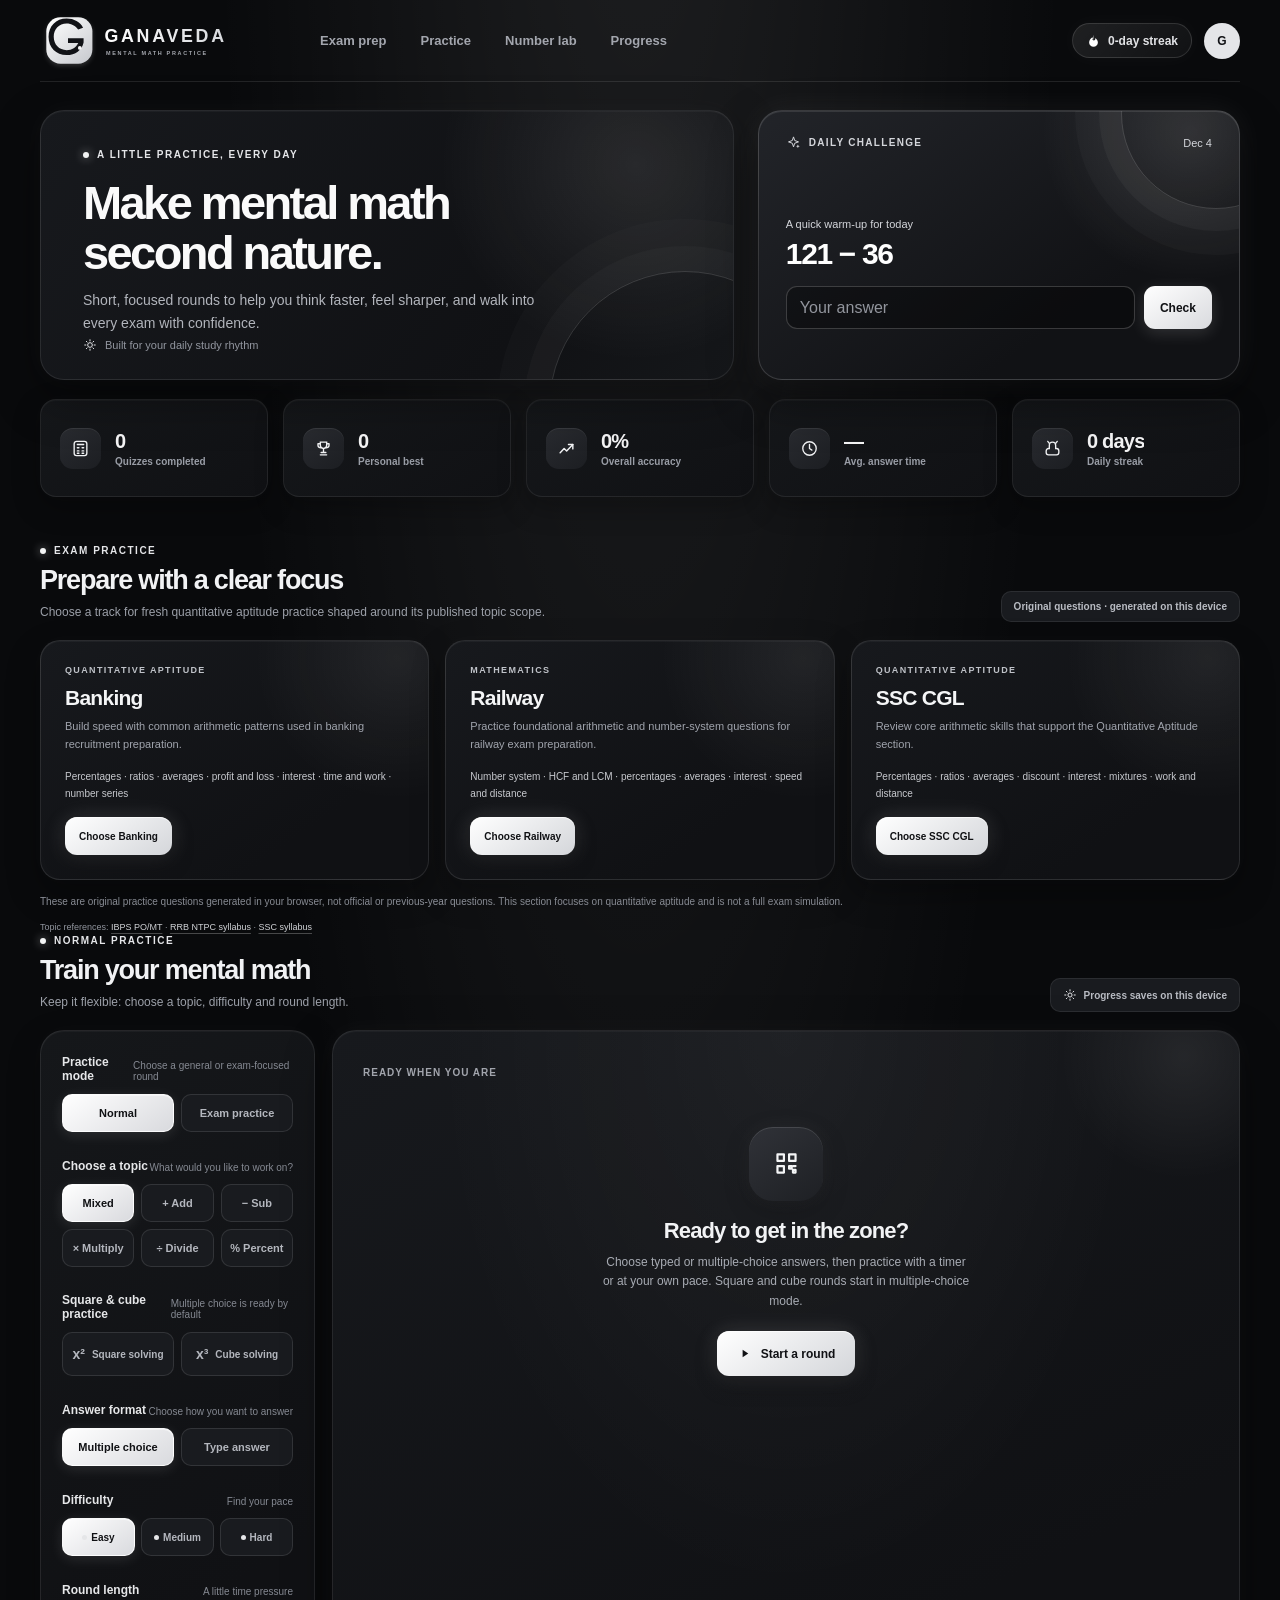
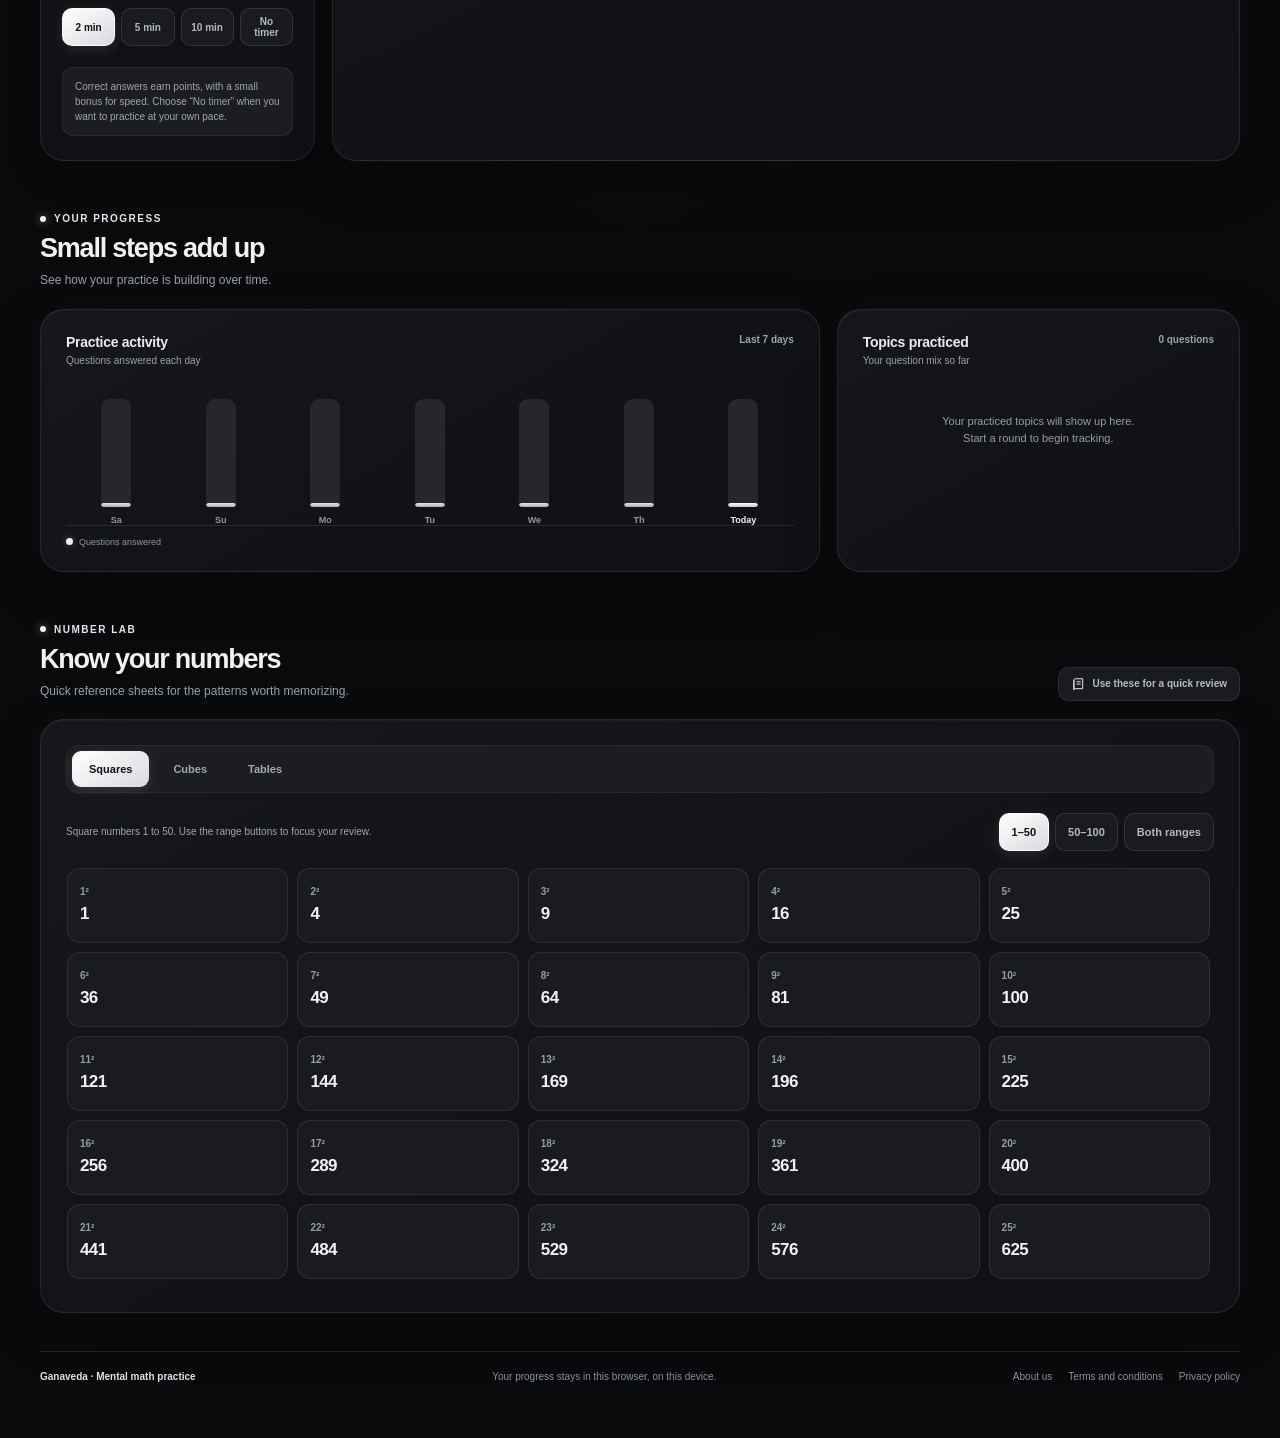
<file: index.html>
<!DOCTYPE html>
<html lang="en">
<head>
  <meta charset="UTF-8">
  <meta name="viewport" content="width=device-width, initial-scale=1">
  <meta name="theme-color" content="#090a0c">
  <meta name="description" content="Build mental-math speed and practice original quantitative aptitude questions for Banking, Railway, and SSC CGL preparation.">
  <meta http-equiv="refresh" content="0; url=./gana.html">
  <title>Ganaveda — Mental Math &amp; Exam Practice</title>
  <script>window.location.replace(`./gana.html${window.location.search}${window.location.hash}`);</script>
</head>
<body>
  <p>Opening Ganaveda. If you are not redirected, <a href="./gana.html">continue to the practice site</a>.</p>
</body>
</html>
</file>
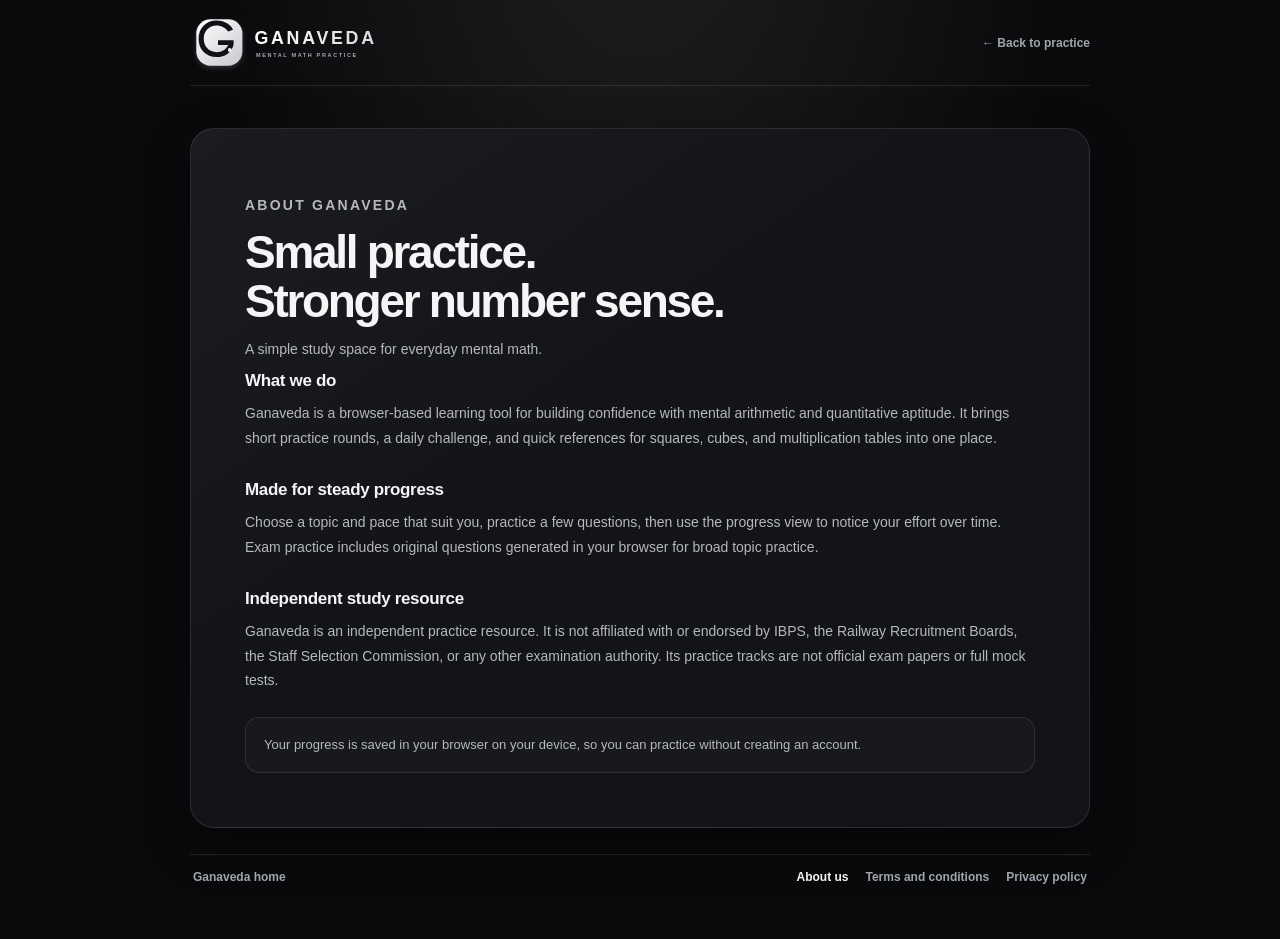
<file: about.html>
<!DOCTYPE html>
<html lang="en">
<head>
  <meta charset="UTF-8">
  <meta name="viewport" content="width=device-width, initial-scale=1">
  <meta name="theme-color" content="#090a0c">
  <meta name="description" content="Learn about Ganaveda, a browser-based space for mental math and quantitative aptitude practice.">
  <title>About us — Ganaveda</title>
  <link rel="icon" href="ganaveda-logo.svg" type="image/svg+xml">
  <link rel="stylesheet" href="site-info.css">
</head>
<body>
  <div class="info-shell">
    <header class="info-header">
      <a class="info-brand" href="gana.html#top" aria-label="Ganaveda home"><img src="ganaveda-logo.svg" alt="Ganaveda — Mental Math Practice"></a>
      <a class="back-link" href="gana.html#top">← Back to practice</a>
    </header>
    <main>
      <article class="info-card">
        <p class="info-eyebrow">About Ganaveda</p>
        <h1>Small practice.<br>Stronger number sense.</h1>
        <p class="info-updated">A simple study space for everyday mental math.</p>
        <h2>What we do</h2>
        <p>Ganaveda is a browser-based learning tool for building confidence with mental arithmetic and quantitative aptitude. It brings short practice rounds, a daily challenge, and quick references for squares, cubes, and multiplication tables into one place.</p>
        <h2>Made for steady progress</h2>
        <p>Choose a topic and pace that suit you, practice a few questions, then use the progress view to notice your effort over time. Exam practice includes original questions generated in your browser for broad topic practice.</p>
        <h2>Independent study resource</h2>
        <p>Ganaveda is an independent practice resource. It is not affiliated with or endorsed by IBPS, the Railway Recruitment Boards, the Staff Selection Commission, or any other examination authority. Its practice tracks are not official exam papers or full mock tests.</p>
        <div class="info-callout">Your progress is saved in your browser on your device, so you can practice without creating an account.</div>
      </article>
    </main>
    <footer class="info-footer">
      <a href="gana.html#top">Ganaveda home</a>
      <nav aria-label="About and policies">
        <a class="current-page" href="about.html" aria-current="page">About us</a>
        <a href="terms.html">Terms and conditions</a>
        <a href="privacy.html">Privacy policy</a>
      </nav>
    </footer>
  </div>
</body>
</html>
</file>
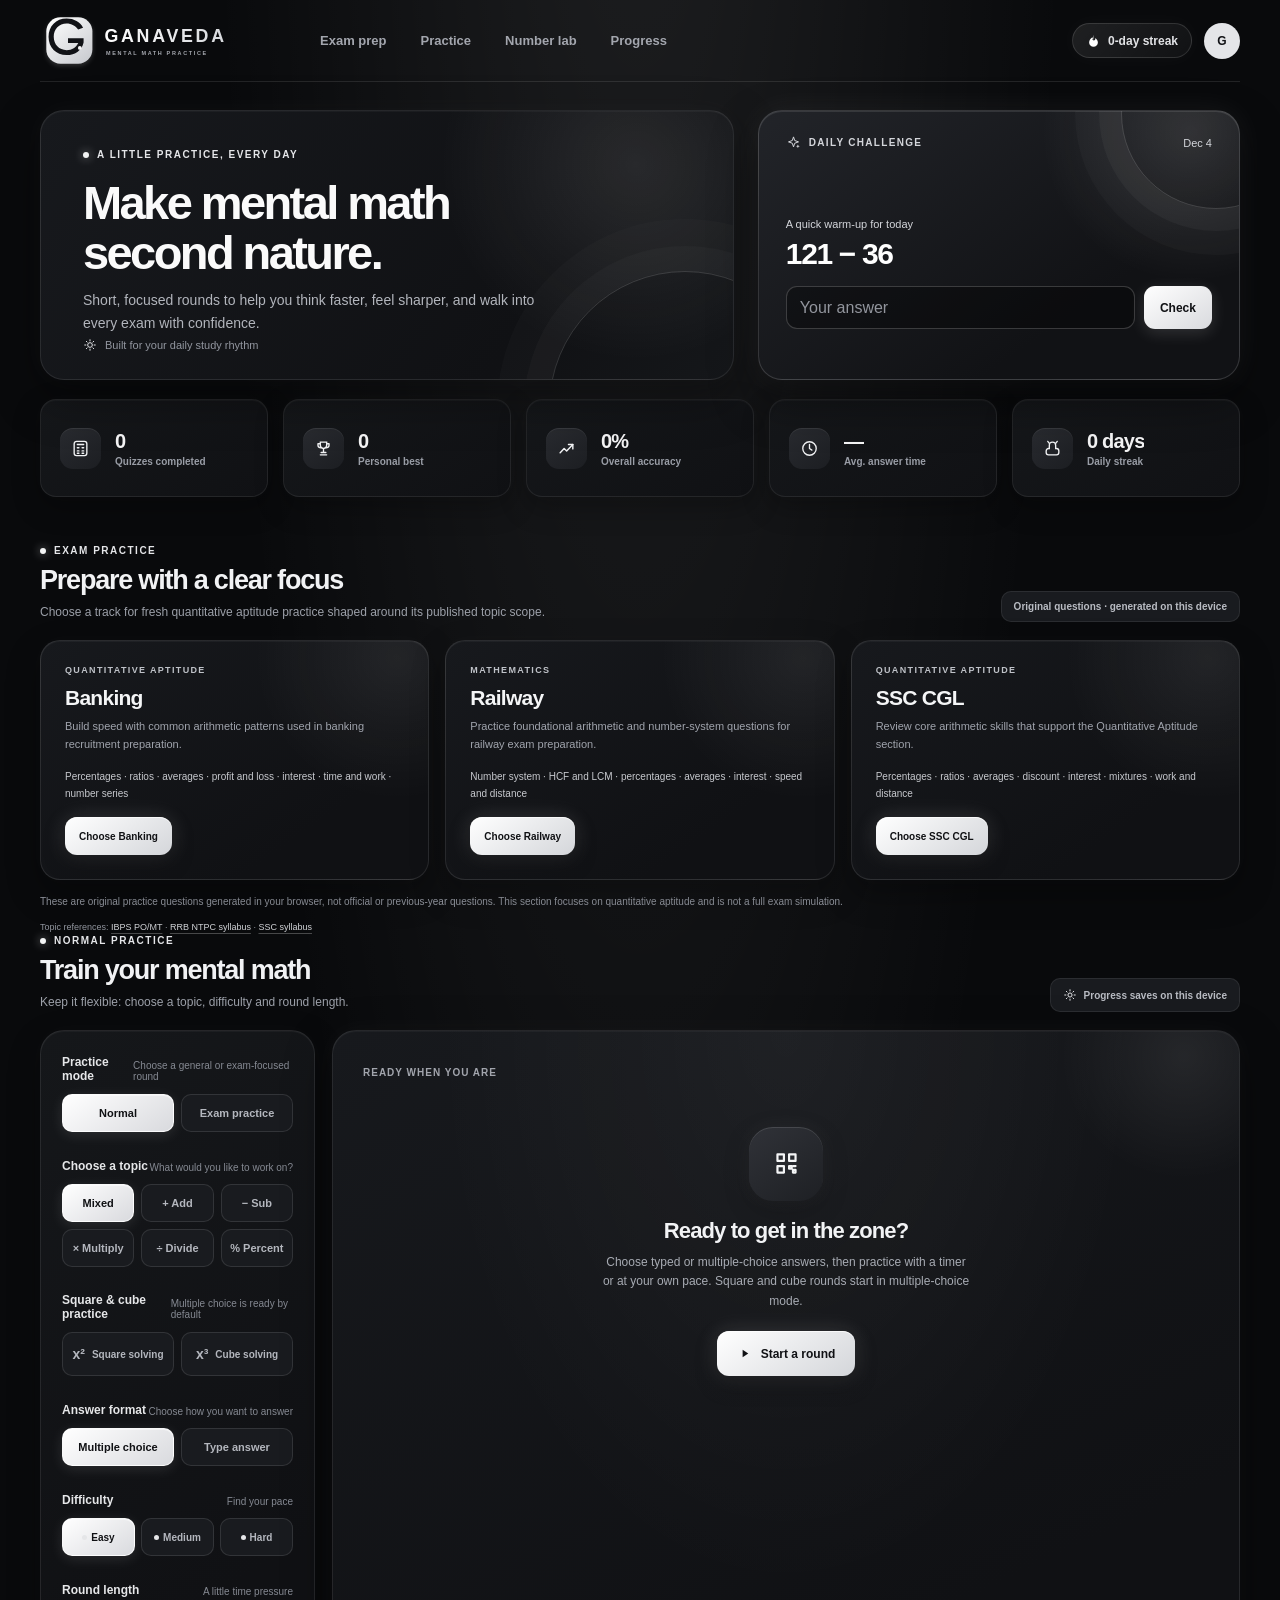
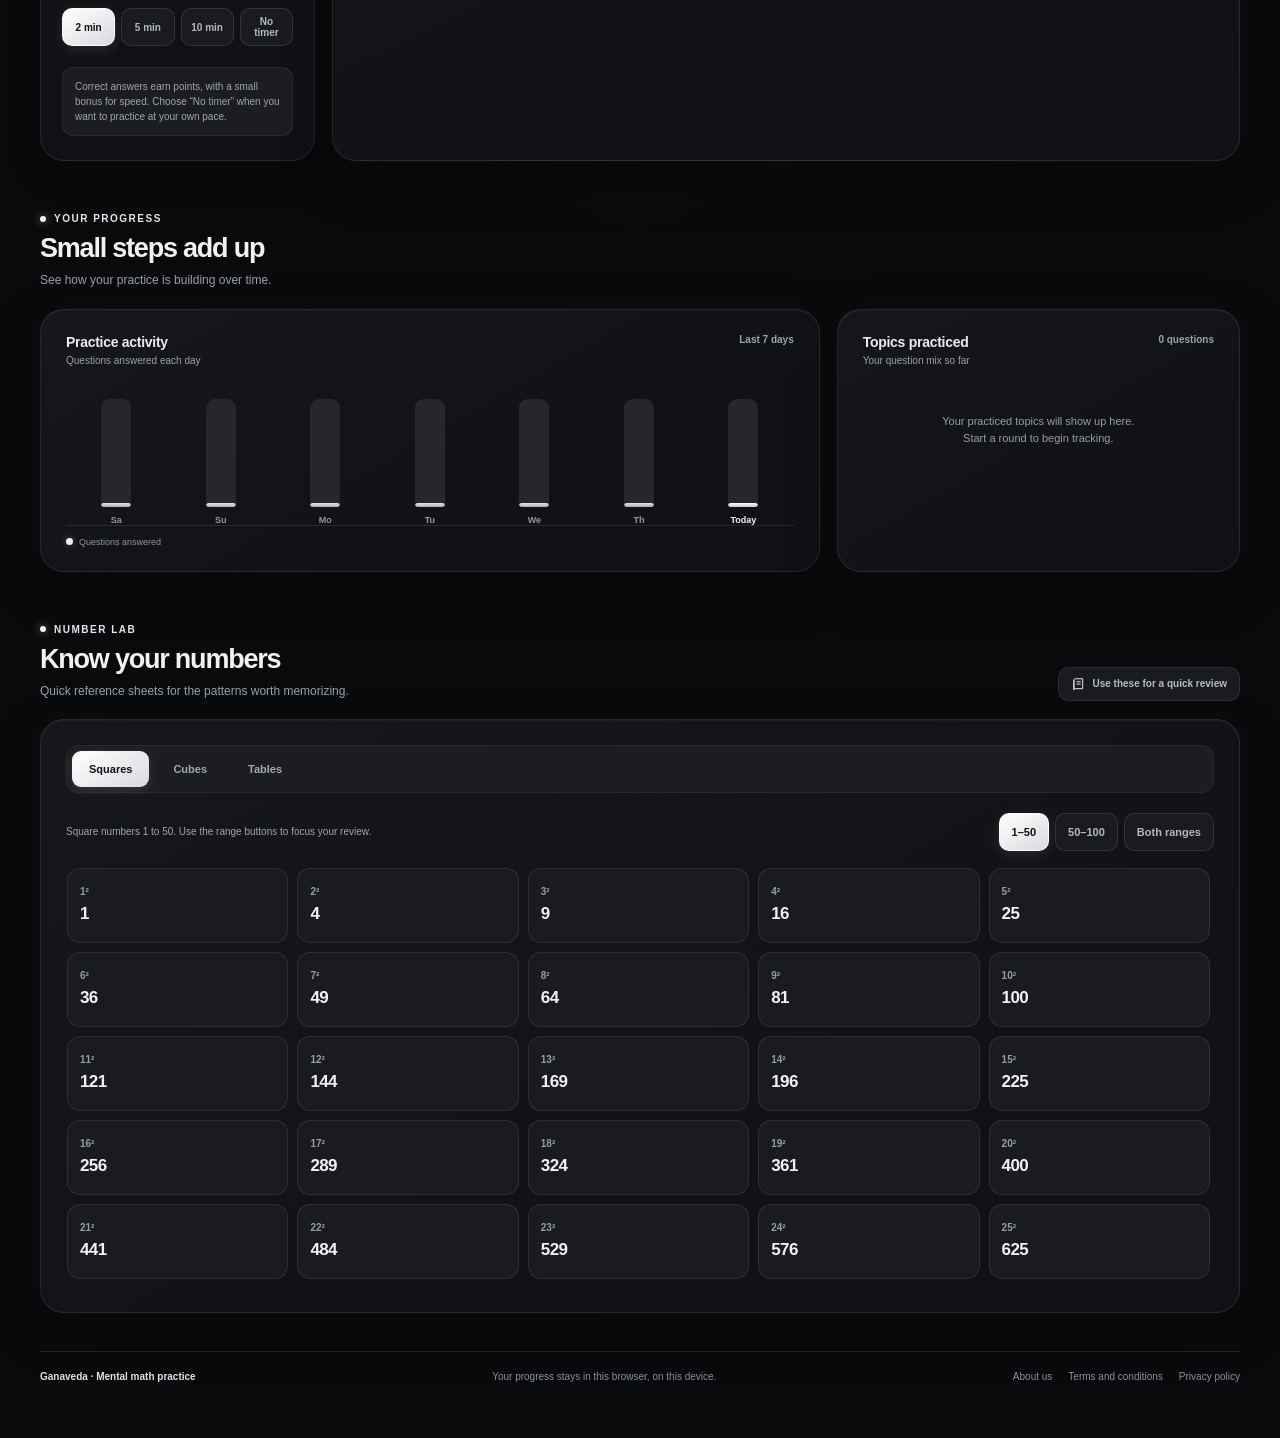
<file: gana.html>
<!DOCTYPE html>
<html lang="en">
<head>
  <meta charset="UTF-8">
  <meta name="viewport" content="width=device-width, initial-scale=1">
  <meta name="theme-color" content="#f6f5ee">
  <meta name="description" content="Build mental-math speed and practice original quantitative aptitude questions for Banking, Railway, and SSC CGL preparation.">
  <title>Ganaveda — Mental Math & Exam Practice</title>
  <style>
    :root {
      color-scheme: light;
      --ink: #17213a;
      --muted: #7e879c;
      --line: #e9ebf2;
      --paper: #ffffff;
      --canvas: #f5f6fa;
      --purple: #635bda;
      --purple-dark: #5148c5;
      --purple-soft: #efedff;
      --mint: #dff5ee;
      --mint-ink: #267b63;
      --gold: #f4bd58;
      --shadow: 0 18px 50px rgba(34, 42, 75, .07);
      --radius-xl: 24px;
      --radius-lg: 18px;
    }
    * { box-sizing: border-box; }
    html { scroll-behavior: smooth; }
    body {
      margin: 0;
      background: var(--canvas);
      color: var(--ink);
      font-family: Inter, ui-sans-serif, -apple-system, BlinkMacSystemFont, "Segoe UI", sans-serif;
      -webkit-font-smoothing: antialiased;
    }
    button, input, select { font: inherit; }
    button { cursor: pointer; }
    button:focus-visible, input:focus-visible, select:focus-visible, a:focus-visible {
      outline: 3px solid rgba(99, 91, 218, .35);
      outline-offset: 3px;
    }
    a { color: inherit; text-decoration: none; }
    .app-shell { max-width: 1320px; padding: 0 40px 56px; margin: 0 auto; }

    .topbar { height: 82px; display: flex; align-items: center; justify-content: space-between; border-bottom: 1px solid rgba(224, 227, 237, .85); }
    .brand { display: inline-flex; align-items: center; gap: 11px; font-size: 19px; font-weight: 800; letter-spacing: -.045em; }
    .brand-mark { width: 34px; height: 34px; border-radius: 11px; color: white; display: grid; place-items: center; background: linear-gradient(145deg, #8179f2, #574fc9); box-shadow: 0 6px 15px rgba(99, 91, 218, .25); }
    .brand-mark svg { width: 19px; height: 19px; }
    .nav-links { display: flex; align-items: center; gap: 34px; margin-left: 60px; margin-right: auto; }
    .nav-links a { color: #717b91; font-size: 13px; font-weight: 650; transition: color .2s ease; }
    .nav-links a:hover { color: var(--purple); }
    .top-right { display: flex; align-items: center; gap: 12px; }
    .streak-pill { display: inline-flex; align-items: center; gap: 7px; border: 1px solid #f4e3bc; border-radius: 999px; padding: 9px 13px; color: #916a21; background: #fff9ed; font-size: 12px; font-weight: 750; }
    .streak-pill svg { width: 15px; height: 15px; color: #efad3c; }
    .avatar { width: 36px; height: 36px; display: grid; place-items: center; border-radius: 50%; background: #e8e7ff; color: #5d56c9; font-size: 12px; font-weight: 800; }

    .hero { display: grid; grid-template-columns: minmax(0, 1.18fr) minmax(360px, .82fr); gap: 24px; margin-top: 28px; }
    .welcome-card, .daily-card, .stat-card, .practice-card, .progress-card, .number-card { background: var(--paper); border: 1px solid rgba(226, 229, 239, .8); box-shadow: var(--shadow); }
    .welcome-card { position: relative; min-height: 270px; overflow: hidden; padding: 38px 42px; border-radius: var(--radius-xl); background: radial-gradient(circle at 88% 20%, rgba(193, 187, 255, .45), transparent 29%), linear-gradient(115deg, #fff 5%, #f7f7ff 100%); }
    .welcome-card::after { content: ""; position: absolute; width: 270px; height: 270px; right: -88px; bottom: -164px; border: 1px solid rgba(99, 91, 218, .1); border-radius: 50%; box-shadow: 0 0 0 25px rgba(99, 91, 218, .035), 0 0 0 52px rgba(99, 91, 218, .025); }
    .eyebrow { display: flex; align-items: center; gap: 8px; color: var(--purple); font-size: 10px; font-weight: 850; letter-spacing: .15em; text-transform: uppercase; }
    .eyebrow-dot { width: 6px; height: 6px; background: var(--purple); border-radius: 50%; }
    .welcome-card h1 { position: relative; z-index: 1; max-width: 570px; margin: 18px 0 11px; font-size: clamp(32px, 4vw, 47px); line-height: 1.06; letter-spacing: -.055em; }
    .welcome-card p { position: relative; z-index: 1; max-width: 475px; color: #768098; font-size: 14px; line-height: 1.7; margin: 0; }
    .hero-caption { position: absolute; left: 42px; bottom: 27px; display: flex; align-items: center; gap: 8px; color: #8c94a8; font-size: 11px; }
    .hero-caption svg { width: 14px; height: 14px; color: #8a83ea; }

    .daily-card { position: relative; overflow: hidden; display: flex; flex-direction: column; justify-content: space-between; min-height: 270px; padding: 24px 27px; border-radius: var(--radius-xl); background: linear-gradient(145deg, #292e57 0%, #39386f 53%, #514bb0 100%); color: #fff; }
    .daily-card::before { content: ""; position: absolute; width: 188px; height: 188px; right: -72px; top: -92px; border-radius: 50%; border: 1px solid rgba(255,255,255,.13); box-shadow: 0 0 0 22px rgba(255,255,255,.035), 0 0 0 46px rgba(255,255,255,.025); }
    .daily-top, .daily-bottom { position: relative; z-index: 1; }
    .daily-top { display: flex; align-items: center; justify-content: space-between; }
    .daily-label { display: inline-flex; align-items: center; gap: 8px; color: #d2d0ff; font-size: 10px; font-weight: 850; letter-spacing: .13em; text-transform: uppercase; }
    .daily-label svg { width: 15px; height: 15px; }
    .date-label { color: #bdc0dd; font-size: 11px; }
    .daily-prompt-label { margin-top: 18px; color: #bec1e1; font-size: 11px; }
    .daily-equation { margin: 6px 0 14px; font-size: clamp(23px, 3vw, 30px); line-height: 1.2; letter-spacing: -.045em; font-weight: 750; }
    .daily-form { display: flex; gap: 9px; }
    .daily-input { width: 100%; min-width: 0; height: 43px; padding: 0 13px; border: 1px solid rgba(255,255,255,.18); border-radius: 11px; color: white; background: rgba(255,255,255,.11); outline: none; }
    .daily-input::placeholder { color: #c7c6df; }
    .daily-input:focus { border-color: rgba(255,255,255,.65); }
    .daily-submit { flex: 0 0 auto; border: 0; border-radius: 11px; padding: 0 16px; color: #343461; background: #fff; font-size: 12px; font-weight: 800; transition: transform .18s ease, background .18s ease; }
    .daily-submit:hover { transform: translateY(-1px); background: #f3f2ff; }
    .daily-feedback { min-height: 18px; margin-top: 8px; color: #d8d7f3; font-size: 11px; }

    .stats-row { display: grid; grid-template-columns: repeat(5, minmax(0, 1fr)); gap: 15px; margin: 19px 0 48px; }
    .stat-card { min-height: 98px; display: flex; align-items: center; gap: 14px; padding: 17px 19px; border-radius: 16px; box-shadow: 0 8px 24px rgba(34,42,75,.035); }
    .stat-icon { width: 41px; height: 41px; display: grid; place-items: center; flex: 0 0 auto; border-radius: 13px; }
    .stat-icon svg { width: 19px; height: 19px; }
    .stat-icon.purple { color: #655dd9; background: #f0efff; }
    .stat-icon.mint { color: #26806a; background: #e8f7f2; }
    .stat-icon.gold { color: #ba8223; background: #fff5e1; }
    .stat-icon.blue { color: #4879b9; background: #eaf3ff; }
    .stat-copy { min-width: 0; }
    .stat-copy strong { display: block; overflow: hidden; color: #222c45; font-size: 20px; letter-spacing: -.04em; white-space: nowrap; }
    .stat-copy span { display: block; margin-top: 3px; color: #8790a3; font-size: 10px; font-weight: 650; white-space: nowrap; }

    .section { scroll-margin-top: 28px; }
    .section-heading { display: flex; align-items: end; justify-content: space-between; gap: 20px; margin-bottom: 18px; }
    .section-heading .eyebrow { margin-bottom: 9px; }
    .section-heading h2 { margin: 0; color: #202a43; font-size: 27px; letter-spacing: -.045em; }
    .section-heading p { margin: 7px 0 0; color: #7b859a; font-size: 12px; line-height: 1.6; }
    .soft-note { display: inline-flex; align-items: center; gap: 7px; padding: 9px 12px; border-radius: 10px; color: #737d92; background: #eceef5; font-size: 10px; font-weight: 700; white-space: nowrap; }
    .soft-note svg { width: 14px; height: 14px; color: #7c76df; }

    .practice-layout { display: grid; grid-template-columns: 275px minmax(0, 1fr); gap: 17px; }
    .practice-card { border-radius: var(--radius-xl); }
    .controls-card { padding: 24px 21px; box-shadow: 0 8px 28px rgba(34,42,75,.04); }
    .control-group + .control-group { margin-top: 26px; }
    .control-title { display: flex; align-items: center; justify-content: space-between; margin: 0 0 11px; color: #313b55; font-size: 12px; font-weight: 800; }
    .control-subtitle { display: block; margin-top: 4px; color: #969eb0; font-size: 10px; font-weight: 500; }
    .operation-grid { display: grid; grid-template-columns: repeat(3, 1fr); gap: 7px; }
    .choice-btn { min-height: 38px; border: 1px solid #e9ebf2; border-radius: 10px; color: #778197; background: #fff; font-size: 11px; font-weight: 750; transition: .18s ease; }
    .choice-btn:hover { border-color: #c9c6f8; color: var(--purple); }
    .choice-btn.selected { border-color: #d7d4ff; color: #554dc5; background: #f1f0ff; box-shadow: inset 0 0 0 1px rgba(99,91,218,.03); }
    .difficulty-row, .duration-row { display: flex; gap: 6px; }
    .difficulty-row .choice-btn, .duration-row .choice-btn { flex: 1; padding: 0 6px; font-size: 10px; }
    .level-dot { display: inline-block; width: 5px; height: 5px; margin-right: 4px; vertical-align: 1px; border-radius: 50%; background: #68bd9f; }
    .level-dot.medium { background: #f2b65a; }
    .level-dot.hard { background: #ea7d83; }
    .control-footnote { margin: 21px 0 0; padding: 11px 12px; border-radius: 11px; color: #777f95; background: #f7f8fb; font-size: 10px; line-height: 1.5; }

    .quiz-card { position: relative; min-height: 438px; overflow: hidden; padding: 26px 30px 24px; }
    .quiz-card::before { content: ""; position: absolute; top: -100px; right: -70px; width: 250px; height: 250px; border-radius: 50%; background: radial-gradient(circle, rgba(235,233,255,.7) 0, rgba(245,244,255,0) 70%); pointer-events: none; }
    .quiz-topline { position: relative; z-index: 1; display: flex; justify-content: space-between; align-items: center; min-height: 31px; }
    .quiz-label { color: #8b94a8; font-size: 10px; font-weight: 800; letter-spacing: .1em; text-transform: uppercase; }
    .timer { display: inline-flex; align-items: center; gap: 7px; padding: 7px 11px; border: 1px solid #ececf5; border-radius: 10px; color: #606984; background: #fafaff; font-variant-numeric: tabular-nums; font-size: 12px; font-weight: 800; }
    .timer svg { width: 14px; height: 14px; color: #7770dc; }
    .timer.urgent { border-color: #f3d2d1; color: #c34c58; background: #fff5f4; animation: pulse .7s infinite alternate; }
    @keyframes pulse { to { transform: scale(1.035); } }
    .quiz-intro, .quiz-results { position: relative; z-index: 1; display: flex; min-height: 326px; flex-direction: column; align-items: center; justify-content: center; text-align: center; }
    .intro-orb, .result-orb { width: 74px; height: 74px; display: grid; place-items: center; margin-bottom: 17px; border-radius: 24px; color: #625bd0; background: linear-gradient(145deg, #f0efff, #e5e3ff); }
    .intro-orb svg, .result-orb svg { width: 31px; height: 31px; }
    .quiz-intro h3, .quiz-results h3 { margin: 0; color: #27314a; font-size: 22px; letter-spacing: -.04em; }
    .quiz-intro p, .quiz-results p { max-width: 370px; margin: 9px 0 19px; color: #858da1; font-size: 12px; line-height: 1.65; }
    .primary-btn { display: inline-flex; align-items: center; justify-content: center; gap: 9px; min-height: 45px; padding: 0 20px; border: 0; border-radius: 12px; color: #fff; background: linear-gradient(135deg, #7169e6, #5b53ce); box-shadow: 0 8px 18px rgba(99,91,218,.2); font-size: 12px; font-weight: 800; transition: transform .18s ease, box-shadow .18s ease; }
    .primary-btn:hover { transform: translateY(-2px); box-shadow: 0 11px 22px rgba(99,91,218,.26); }
    .primary-btn svg { width: 15px; height: 15px; }
    .quiz-live { position: relative; z-index: 1; display: flex; min-height: 326px; flex-direction: column; align-items: center; justify-content: center; padding-top: 5px; }
    .live-progress { width: min(420px, 100%); display: flex; justify-content: space-between; margin-bottom: 28px; color: #969eb0; font-size: 10px; font-weight: 700; }
    .live-progress strong { color: #58627b; }
    .question-text { min-height: 65px; display: flex; align-items: center; margin: 0 0 21px; color: #242d46; font-size: clamp(39px, 5vw, 55px); font-weight: 780; letter-spacing: -.065em; font-variant-numeric: tabular-nums; text-align: center; }
    .answer-form { width: min(420px, 100%); display: flex; gap: 10px; }
    .answer-input { min-width: 0; flex: 1; height: 49px; padding: 0 15px; border: 1px solid #e5e7ef; border-radius: 12px; color: #2a3450; background: #fbfbfd; font-size: 17px; font-weight: 750; outline: none; }
    .answer-input:focus { border-color: #aaa5f1; box-shadow: 0 0 0 3px rgba(99,91,218,.08); }
    .answer-input::placeholder { color: #b4bac8; font-size: 12px; font-weight: 500; }
    .answer-form .primary-btn { min-width: 111px; }
    .quiz-live-foot { width: min(420px, 100%); display: flex; justify-content: space-between; margin-top: 17px; color: #9aa1b1; font-size: 10px; }
    .live-score { color: #5e57d0; font-weight: 800; }
    .result-orb { color: #ae7924; background: #fff5df; }
    .result-metrics { width: min(490px, 100%); display: grid; grid-template-columns: repeat(3, 1fr); gap: 8px; margin: 0 0 18px; }
    .result-metric { padding: 12px 8px; border-radius: 12px; background: #f7f8fb; }
    .result-metric strong { display: block; color: #26314b; font-size: 17px; }
    .result-metric span { display: block; margin-top: 4px; color: #8c94a6; font-size: 9px; font-weight: 700; }

    .progress-section { margin-top: 52px; }
    .progress-grid { display: grid; grid-template-columns: minmax(0, 1.45fr) minmax(290px, .75fr); gap: 17px; }
    .progress-card { min-height: 250px; padding: 24px 25px; border-radius: var(--radius-xl); box-shadow: 0 8px 28px rgba(34,42,75,.04); }
    .card-heading { display: flex; align-items: start; justify-content: space-between; gap: 12px; }
    .card-heading h3 { margin: 0; font-size: 14px; letter-spacing: -.02em; }
    .card-heading p { margin: 5px 0 0; color: #929aad; font-size: 10px; }
    .range-label { color: #8e96a9; font-size: 10px; font-weight: 700; }
    .chart { height: 142px; display: flex; align-items: end; justify-content: space-around; gap: 18px; margin-top: 18px; padding: 0 7px; border-bottom: 1px solid #eef0f4; }
    .chart-day { height: 100%; flex: 1; display: flex; flex-direction: column; align-items: center; justify-content: end; gap: 8px; }
    .bar-track { width: min(30px, 65%); height: 108px; display: flex; align-items: end; overflow: hidden; border-radius: 9px 9px 3px 3px; background: #f4f4fa; }
    .bar-fill { width: 100%; min-height: 4px; height: var(--bar-height); border-radius: 8px 8px 3px 3px; background: linear-gradient(180deg, #a9a3fb, #7169df); transition: height .4s ease; }
    .chart-day.today .bar-fill { background: linear-gradient(180deg, #7f77ee, #574fc8); }
    .chart-day span { color: #9aa1b0; font-size: 9px; font-weight: 700; }
    .chart-day.today span { color: #5b54cc; }
    .weekly-legend { display: flex; align-items: center; gap: 6px; margin-top: 11px; color: #969eaf; font-size: 9px; }
    .legend-dot { width: 7px; height: 7px; border-radius: 50%; background: #7169df; }
    .activity-card { display: flex; flex-direction: column; }
    .activity-empty { flex: 1; display: grid; place-content: center; padding: 25px 8px; color: #9199aa; font-size: 11px; line-height: 1.6; text-align: center; }
    .activity-list { display: grid; gap: 12px; margin-top: 22px; }
    .activity-row { display: grid; grid-template-columns: 28px 1fr auto; align-items: center; gap: 10px; }
    .activity-symbol { width: 27px; height: 27px; display: grid; place-items: center; border-radius: 9px; color: #655dd5; background: #f0efff; font-size: 12px; font-weight: 800; }
    .activity-name { color: #505a73; font-size: 10px; font-weight: 700; }
    .activity-count { color: #9ba2b2; font-size: 9px; font-weight: 650; }

    .number-section { margin-top: 52px; }
    .number-card { padding: 25px; border-radius: var(--radius-xl); box-shadow: 0 8px 28px rgba(34,42,75,.04); }
    .number-tabs { display: flex; gap: 7px; padding: 5px; border-radius: 13px; background: #f4f5f9; }
    .number-tab { min-height: 36px; padding: 0 17px; border: 0; border-radius: 9px; color: #848da1; background: transparent; font-size: 11px; font-weight: 750; }
    .number-tab.selected { color: #554dc4; background: #fff; box-shadow: 0 3px 10px rgba(40,46,80,.08); }
    .number-toolbar { display: flex; align-items: center; justify-content: space-between; gap: 16px; margin: 20px 0 16px; }
    .number-toolbar p { margin: 0; color: #8a92a5; font-size: 10px; line-height: 1.6; }
    .range-controls { display: flex; gap: 6px; }
    .range-controls .choice-btn { padding: 0 12px; white-space: nowrap; }
    .number-grid { display: grid; grid-template-columns: repeat(5, minmax(0, 1fr)); gap: 9px; max-height: 420px; overflow: auto; padding: 1px 4px 5px 1px; scrollbar-color: #d5d7e7 transparent; scrollbar-width: thin; }
    .number-item { min-height: 75px; padding: 12px; border: 1px solid #eff0f5; border-radius: 13px; background: #fbfbfd; }
    .number-item .formula { color: #949caf; font-size: 10px; font-weight: 700; }
    .number-item strong { display: block; margin-top: 5px; color: #333d57; font-size: 17px; letter-spacing: -.035em; }
    .table-pick { display: flex; flex-wrap: wrap; gap: 6px; max-width: 620px; }
    .table-pick .choice-btn { width: 34px; min-height: 32px; padding: 0; }
    .table-results { min-height: 100px; display: grid; grid-template-columns: repeat(6, minmax(0, 1fr)); gap: 8px; margin-top: 15px; }
    .table-fact { display: flex; align-items: center; justify-content: space-between; gap: 6px; padding: 12px; border: 1px solid #eff0f5; border-radius: 11px; color: #69738a; background: #fbfbfd; font-size: 11px; font-weight: 650; font-variant-numeric: tabular-nums; }
    .table-fact strong { color: #4f48bd; font-size: 12px; }
    .hidden { display: none !important; }
    .site-footer { display: flex; align-items: center; justify-content: space-between; gap: 16px; margin-top: 38px; padding-top: 19px; border-top: 1px solid #e7e9f0; color: #9aa1b0; font-size: 10px; }
    .footer-brand { color: #6e7790; font-weight: 800; }
    .footer-links { display: flex; flex-wrap: wrap; gap: 16px; }
    .site-footer a { color: inherit; transition: color .2s ease; }
    .site-footer a:hover { color: var(--ink); }

    @media (max-width: 980px) {
      .app-shell { padding: 0 24px 42px; }
      .hero { grid-template-columns: minmax(0, 1fr) minmax(320px, .9fr); }
      .welcome-card { padding-left: 31px; padding-right: 28px; }
      .hero-caption { left: 31px; }
      .stats-row { gap: 10px; }
      .stats-row { grid-template-columns: repeat(3, minmax(0, 1fr)); }
      .stat-card { padding: 14px 12px; gap: 10px; }
      .stat-icon { width: 36px; height: 36px; }
      .practice-layout { grid-template-columns: 240px minmax(0, 1fr); }
      .number-grid { grid-template-columns: repeat(4, minmax(0, 1fr)); }
    }
    @media (max-width: 760px) {
      .app-shell { padding: 0 17px 36px; }
      .topbar { height: 68px; }
      .nav-links { gap: 16px; margin-left: 25px; }
      .nav-links a { font-size: 11px; }
      .avatar { display: none; }
      .hero { grid-template-columns: 1fr; gap: 13px; margin-top: 18px; }
      .welcome-card { min-height: 235px; padding: 29px 28px; }
      .hero-caption { left: 28px; bottom: 21px; }
      .daily-card { min-height: 235px; }
      .stats-row { grid-template-columns: repeat(2, minmax(0, 1fr)); margin-bottom: 38px; }
      .stat-card { min-height: 83px; padding: 12px; }
      .section-heading h2 { font-size: 23px; }
      .practice-layout { grid-template-columns: 1fr; }
      .controls-card { padding: 18px; }
      .control-group + .control-group { margin-top: 18px; }
      .operation-grid { grid-template-columns: repeat(6, minmax(0,1fr)); }
      .operation-grid .choice-btn { padding: 0 4px; font-size: 10px; }
      .control-footnote { margin-top: 15px; }
      .quiz-card { min-height: 405px; padding: 20px 19px; }
      .quiz-intro, .quiz-results, .quiz-live { min-height: 320px; }
      .progress-grid { grid-template-columns: 1fr; }
      .progress-card { min-height: 220px; }
      .chart { gap: 10px; }
      .number-card { padding: 18px; }
      .number-toolbar { align-items: start; flex-direction: column; }
      .number-grid { grid-template-columns: repeat(3, minmax(0, 1fr)); }
      .table-results { grid-template-columns: repeat(3, minmax(0,1fr)); }
    }
    @media (max-width: 480px) {
      .app-shell { padding-left: 13px; padding-right: 13px; }
      .brand { font-size: 17px; }
      .brand-mark { width: 31px; height: 31px; }
      .nav-links { gap: 11px; margin-left: 16px; }
      .nav-links a { font-size: 10px; }
      .streak-pill { padding: 8px 9px; font-size: 10px; }
      .top-right { gap: 0; }
      .welcome-card { min-height: 220px; padding: 26px 22px; }
      .welcome-card h1 { font-size: 35px; }
      .welcome-card p { max-width: 320px; font-size: 12px; }
      .hero-caption { left: 22px; font-size: 10px; }
      .daily-card { padding: 20px; }
      .stats-row { gap: 8px; }
      .stat-card { gap: 8px; }
      .stat-icon { width: 32px; height: 32px; border-radius: 10px; }
      .stat-icon svg { width: 16px; height: 16px; }
      .stat-copy strong { font-size: 18px; }
      .stat-copy span { font-size: 9px; }
      .section-heading { align-items: start; flex-direction: column; gap: 10px; }
      .soft-note { align-self: flex-start; }
      .operation-grid { grid-template-columns: repeat(3, minmax(0,1fr)); }
      .difficulty-row .choice-btn, .duration-row .choice-btn { font-size: 9px; }
      .quiz-card { padding-left: 15px; padding-right: 15px; }
      .answer-form { gap: 7px; }
      .answer-form .primary-btn { min-width: 91px; padding: 0 10px; }
      .answer-input { padding: 0 11px; }
      .result-metric { padding: 10px 4px; }
      .result-metric strong { font-size: 15px; }
      .result-metric span { font-size: 8px; }
      .number-tabs { width: 100%; }
      .number-tab { flex: 1; padding: 0 8px; font-size: 10px; }
      .range-controls { width: 100%; }
      .range-controls .choice-btn { flex: 1; padding: 0 6px; font-size: 9px; }
      .number-grid { grid-template-columns: repeat(2, minmax(0,1fr)); }
      .table-results { grid-template-columns: repeat(2, minmax(0,1fr)); }
      .progress-card { padding: 19px 16px; }
      .site-footer { align-items: start; flex-direction: column; }
    }
    /* Ganaveda's palette: warm ivory, botanical green and a saffron accent. */
    :root {
      --ink: #1d3028;
      --muted: #7a877d;
      --line: #e6e9df;
      --paper: #fffefa;
      --canvas: #f6f5ee;
      --purple: #4d7957;
      --purple-dark: #355e43;
      --purple-soft: #edf3e9;
      --mint: #e4f0df;
      --mint-ink: #39724b;
      --gold: #d7a64e;
      --shadow: 0 18px 50px rgba(39, 61, 43, .07);
    }
    body { color: var(--ink); background: var(--canvas); }
    .brand { font-size: 24px; letter-spacing: -.04em; }
    .brand-mark { background: linear-gradient(145deg, #d5a94f, #527b58); box-shadow: 0 6px 15px rgba(74, 112, 75, .22); }
    .welcome-card { background: radial-gradient(circle at 88% 20%, rgba(186, 211, 178, .48), transparent 29%), linear-gradient(115deg, #fffefa 5%, #f3f5e9 100%); }
    .welcome-card::after { border-color: rgba(77, 121, 87, .12); box-shadow: 0 0 0 25px rgba(77, 121, 87, .035), 0 0 0 52px rgba(77, 121, 87, .025); }
    .eyebrow, .hero-caption svg, .soft-note svg { color: var(--purple); }
    .eyebrow-dot { background: var(--purple); }
    .daily-card { background: linear-gradient(145deg, #203a30 0%, #315b43 56%, #426c4c 100%); }
    .daily-label { color: #d9e8d4; }
    .date-label, .daily-prompt-label, .daily-feedback { color: #d1dfce; }
    .daily-input { border-color: rgba(230, 242, 224, .24); }
    .daily-submit { color: #274632; }
    .stat-icon.purple { color: #4d7957; background: #edf3e9; }
    .stat-icon.mint { color: #39724b; background: #e4f0df; }
    .stat-icon.gold { color: #a7792f; background: #fbf0d8; }
    .stat-icon.blue { color: #47765b; background: #edf3e9; }
    .choice-btn:hover { border-color: #bdd0b7; color: #3e6e49; }
    .choice-btn.selected { border-color: #c7d8bf; color: #3d6b48; background: #edf4e9; box-shadow: inset 0 0 0 1px rgba(77, 121, 87, .04); }
    .intro-orb { color: #4d7957; background: linear-gradient(145deg, #edf3e9, #e0ebd9); }
    .primary-btn { background: linear-gradient(135deg, #67906a, #3c704d); box-shadow: 0 8px 18px rgba(60, 112, 77, .2); }
    .primary-btn:hover { box-shadow: 0 11px 22px rgba(60, 112, 77, .26); }
    .timer svg, .live-score, .activity-symbol, .number-tab.selected { color: #47734d; }
    .number-tab.selected { background: #fffefa; }
    .activity-symbol { background: #edf3e9; }
    .chart-day .bar-fill { background: linear-gradient(180deg, #a8c398, #6b9566); }
    .chart-day.today .bar-fill { background: linear-gradient(180deg, #81a975, #4c7957); }
    .number-item strong { color: #314a37; }
    .table-fact strong { color: #47734d; }
    .footer-brand { color: #46684b; }
    .power-grid, .mode-row { display: grid; grid-template-columns: repeat(2, minmax(0, 1fr)); gap: 7px; }
    .power-grid .choice-btn { min-height: 44px; display: flex; align-items: center; justify-content: center; gap: 7px; }
    .power-grid strong { font-size: 14px; }
    .power-grid span { font-size: 10px; }
    .mcq-grid { width: min(420px, 100%); display: grid; grid-template-columns: repeat(2, minmax(0, 1fr)); gap: 10px; }
    .mcq-choice { min-height: 50px; padding: 10px 14px; border: 1px solid #e6e9df; border-radius: 13px; color: #405243; background: #fbfcf7; font-size: 15px; font-weight: 750; font-variant-numeric: tabular-nums; transition: .18s ease; }
    .mcq-choice:hover { border-color: #b9cfb3; color: #315e40; background: #f0f5eb; transform: translateY(-1px); }
    .mcq-choice:active { transform: translateY(0); }
    .response-tools { width: min(420px, 100%); min-height: 30px; display: flex; align-items: center; justify-content: space-between; gap: 10px; margin: -12px 0 10px; }
    .voice-btn { display: inline-flex; align-items: center; gap: 7px; padding: 7px 10px; border: 1px solid #dce7d7; border-radius: 10px; color: #456d4b; background: #f2f7ef; font-size: 10px; font-weight: 750; }
    .voice-btn:hover { background: #eaf2e4; }
    .voice-btn:disabled { opacity: .65; cursor: wait; }
    .voice-btn svg { width: 15px; height: 15px; }
    .voice-status { color: #929b8d; font-size: 9px; text-align: right; }
    .finish-round { padding: 5px 9px; border: 0; border-radius: 8px; color: #4e7351; background: #edf3e9; font-size: 9px; font-weight: 750; }
    .finish-round:hover { background: #e2eddd; }
    .quiz-live-foot { flex-wrap: wrap; gap: 8px; }
    .finish-round { margin-left: auto; }
    @media (max-width: 480px) {
      .brand { font-size: 18px; }
      .nav-links { gap: 8px; margin-left: 12px; }
      .nav-links a { font-size: 9px; }
      .streak-pill { padding: 8px; font-size: 9px; }
    }
    /* Obsidian and pearl: a quiet, high-contrast finish for the Ganaveda studio. */
    :root {
      color-scheme: dark;
      --ink: #f4f5f7;
      --muted: #a0a4ad;
      --line: rgba(255, 255, 255, .1);
      --paper: #121418;
      --canvas: #090a0c;
      --purple: #f1f2f4;
      --purple-dark: #fff;
      --purple-soft: #202227;
      --mint: #202227;
      --mint-ink: #e4e6e9;
      --gold: #d8dadd;
      --shadow: 0 18px 48px rgba(0, 0, 0, .36), 0 0 26px rgba(255, 255, 255, .035);
    }
    html { background: #090a0c; }
    body {
      color: var(--ink);
      background: radial-gradient(ellipse at 50% -18%, rgba(255,255,255,.09), transparent 48%), #090a0c;
    }
    button:focus-visible, input:focus-visible, select:focus-visible, a:focus-visible {
      outline-color: rgba(255,255,255,.7);
    }
    .app-shell { max-width: 1400px; }
    .topbar { border-color: rgba(255,255,255,.1); }
    .brand { width: 220px; flex: 0 0 auto; color: #f7f7f8; }
    .brand-logo { display: block; width: 100%; height: auto; }
    .brand-mark {
      color: #090a0c;
      background: linear-gradient(145deg, #fff, #c9cbd0);
      box-shadow: 0 0 20px rgba(255,255,255,.2), 0 5px 15px rgba(0,0,0,.3);
    }
    .nav-links a { color: #a3a6ae; }
    .nav-links a:hover { color: #fff; }
    .streak-pill {
      border-color: rgba(255,255,255,.13);
      color: #e1e2e5;
      background: linear-gradient(135deg, rgba(255,255,255,.09), rgba(255,255,255,.035));
      box-shadow: 0 0 20px rgba(255,255,255,.035);
    }
    .streak-pill svg { color: #fff; }
    .avatar { color: #111216; background: #e4e5e8; }

    .welcome-card, .daily-card, .stat-card, .practice-card, .progress-card, .number-card {
      border-color: rgba(255,255,255,.09);
      box-shadow: var(--shadow), inset 0 1px 0 rgba(255,255,255,.035);
    }
    .welcome-card {
      background: radial-gradient(circle at 86% 20%, rgba(255,255,255,.1), transparent 31%), linear-gradient(125deg, #17191d 0%, #101114 72%, #15171a 100%);
    }
    .welcome-card::after {
      border-color: rgba(255,255,255,.15);
      box-shadow: 0 0 0 25px rgba(255,255,255,.025), 0 0 0 52px rgba(255,255,255,.016);
    }
    .eyebrow, .hero-caption svg, .soft-note svg { color: #e5e6e9; }
    .eyebrow-dot { background: #f3f4f5; box-shadow: 0 0 10px rgba(255,255,255,.55); }
    .welcome-card h1 { color: #fafafa; }
    .welcome-card p { color: #b2b5bc; }
    .hero-caption { color: #92969f; }

    .daily-card {
      border-color: rgba(255,255,255,.15);
      background: radial-gradient(circle at 90% 8%, rgba(255,255,255,.12), transparent 30%), linear-gradient(145deg, #222429, #111215 70%);
      box-shadow: 0 20px 48px rgba(0,0,0,.42), 0 0 30px rgba(255,255,255,.065), inset 0 1px 0 rgba(255,255,255,.1);
    }
    .daily-card::before { border-color: rgba(255,255,255,.16); }
    .daily-label, .date-label, .daily-prompt-label, .daily-feedback { color: #d4d6db; }
    .daily-input { color: #fff; border-color: rgba(255,255,255,.19); background: rgba(0,0,0,.32); }
    .daily-input::placeholder { color: #92959d; }
    .daily-submit {
      color: #101114;
      background: linear-gradient(145deg, #fff, #d9dade);
      box-shadow: 0 4px 16px rgba(255,255,255,.14);
    }
    .daily-submit:hover { background: #fff; }

    .stat-card {
      border-color: rgba(255,255,255,.075);
      background: linear-gradient(145deg, #15171a, #101114);
      box-shadow: 0 10px 28px rgba(0,0,0,.28), 0 0 18px rgba(255,255,255,.025), inset 0 1px 0 rgba(255,255,255,.035);
      transition: transform .2s ease, border-color .2s ease, box-shadow .2s ease;
    }
    .stat-card:hover { transform: translateY(-2px); border-color: rgba(255,255,255,.16); box-shadow: 0 14px 32px rgba(0,0,0,.32), 0 0 22px rgba(255,255,255,.055); }
    .stat-icon, .stat-icon.purple, .stat-icon.mint, .stat-icon.gold, .stat-icon.blue {
      color: #f2f3f5;
      background: linear-gradient(145deg, #292b30, #1c1e22);
      box-shadow: inset 0 1px 0 rgba(255,255,255,.08);
    }
    .stat-copy strong { color: #f4f4f5; }
    .stat-copy span { color: #999da6; }

    .section-heading h2 { color: #f1f2f4; }
    .section-heading p { color: #9ca0a9; }
    .soft-note { color: #b9bcc3; background: #191b1f; border: 1px solid rgba(255,255,255,.08); }
    .practice-card, .progress-card, .number-card { background: linear-gradient(150deg, #15171a, #101114 75%); }
    .controls-card { box-shadow: 0 12px 32px rgba(0,0,0,.28), 0 0 22px rgba(255,255,255,.025), inset 0 1px 0 rgba(255,255,255,.035); }
    .control-title { color: #e6e7e9; }
    .control-subtitle { color: #858992; }
    .choice-btn {
      border-color: rgba(255,255,255,.11);
      color: #b4b7be;
      background: #191b1f;
    }
    .choice-btn:hover { border-color: rgba(255,255,255,.34); color: #fff; background: #222429; }
    .choice-btn.selected {
      border-color: rgba(255,255,255,.78);
      color: #101114;
      background: linear-gradient(145deg, #fff, #d9dade);
      box-shadow: 0 3px 14px rgba(255,255,255,.11), inset 0 1px 0 rgba(255,255,255,.5);
    }
    .level-dot, .level-dot.medium, .level-dot.hard { background: #e5e6e8; }
    .control-footnote { color: #a2a5ad; background: #1b1d21; border: 1px solid rgba(255,255,255,.055); }

    .quiz-card { background: radial-gradient(ellipse at 50% 0, rgba(255,255,255,.045), transparent 55%), linear-gradient(155deg, #17191d, #101114 75%); }
    .quiz-card::before { background: radial-gradient(circle, rgba(255,255,255,.075), rgba(255,255,255,0) 70%); }
    .quiz-label { color: #a2a5ad; }
    .timer { border-color: rgba(255,255,255,.12); color: #d4d6da; background: #1b1d21; }
    .timer svg { color: #f1f2f4; }
    .intro-orb, .result-orb {
      color: #f4f5f6;
      background: linear-gradient(145deg, #303238, #1e2024);
      box-shadow: 0 8px 26px rgba(0,0,0,.22), 0 0 22px rgba(255,255,255,.055), inset 0 1px 0 rgba(255,255,255,.12);
    }
    .quiz-intro h3, .quiz-results h3 { color: #f2f3f5; }
    .quiz-intro p, .quiz-results p { color: #a7abb3; }
    .primary-btn {
      color: #101114;
      background: linear-gradient(145deg, #fff, #d4d6da);
      box-shadow: 0 8px 22px rgba(0,0,0,.28), 0 0 22px rgba(255,255,255,.15), inset 0 1px 0 rgba(255,255,255,.72);
    }
    .primary-btn:hover { background: #fff; box-shadow: 0 12px 26px rgba(0,0,0,.3), 0 0 27px rgba(255,255,255,.22); }
    .live-progress { color: #9a9ea7; }
    .live-progress strong, .question-text { color: #f7f7f8; }
    .answer-input {
      color: #f4f5f6;
      border-color: rgba(255,255,255,.15);
      background: #1b1d21;
    }
    .answer-input:focus { border-color: rgba(255,255,255,.58); box-shadow: 0 0 0 3px rgba(255,255,255,.08); }
    .answer-input::placeholder { color: #858992; }
    .quiz-live-foot { color: #a0a4ad; }
    .live-score { color: #fff; }
    .result-orb { color: #f4f5f6; }
    .result-metric { background: #1c1e22; border: 1px solid rgba(255,255,255,.06); }
    .result-metric strong { color: #f2f3f5; }
    .result-metric span { color: #999da6; }
    .mcq-choice {
      color: #e2e3e6;
      border-color: rgba(255,255,255,.13);
      background: #1b1d21;
      box-shadow: 0 3px 12px rgba(0,0,0,.16);
    }
    .mcq-choice:hover { border-color: rgba(255,255,255,.55); color: #fff; background: #292b30; }
    .voice-btn { border-color: rgba(255,255,255,.14); color: #e2e3e6; background: #202227; }
    .voice-btn:hover { background: #2a2c31; }
    .voice-status { color: #92969f; }
    .finish-round { color: #e2e3e6; background: #25272c; }
    .finish-round:hover { background: #33353a; }

    .card-heading h3 { color: #ebeced; }
    .card-heading p, .range-label { color: #9da1aa; }
    .chart { border-color: rgba(255,255,255,.1); }
    .bar-track { background: #25272c; }
    .bar-fill, .chart-day .bar-fill { background: linear-gradient(180deg, #e7e8ea, #a9acb2); }
    .chart-day.today .bar-fill { background: linear-gradient(180deg, #fff, #c8cacf); }
    .chart-day span, .weekly-legend, .activity-count { color: #92969f; }
    .chart-day.today span { color: #f2f3f5; }
    .legend-dot { background: #f0f1f3; box-shadow: 0 0 9px rgba(255,255,255,.3); }
    .activity-empty { color: #999da6; }
    .activity-name { color: #d0d2d6; }
    .activity-symbol { color: #f0f1f3; background: #26282d; }

    .number-tabs { background: #1b1d21; border: 1px solid rgba(255,255,255,.055); }
    .number-tab { color: #a5a8b0; }
    .number-tab.selected { color: #111216; background: linear-gradient(145deg, #fff, #d9dade); box-shadow: 0 3px 12px rgba(255,255,255,.12); }
    .number-toolbar p { color: #a1a5ad; }
    .number-grid { scrollbar-color: #55585f transparent; }
    .number-item, .table-fact {
      border-color: rgba(255,255,255,.085);
      background: #191b1f;
      transition: border-color .18s ease, background .18s ease, transform .18s ease;
    }
    .number-item:hover, .table-fact:hover { transform: translateY(-1px); border-color: rgba(255,255,255,.22); background: #202227; }
    .number-item .formula { color: #999da6; }
    .number-item strong { color: #f0f1f3; }
    .table-fact { color: #c2c4ca; }
    .table-fact strong { color: #fff; }
    .site-footer { border-color: rgba(255,255,255,.1); color: #8d919a; }
    .footer-brand { color: #d7d9dd; }
    .footer-brand { color: #e1e2e5; }
    .exam-prep-section { margin-top: 34px; }
    .exam-grid { display: grid; grid-template-columns: repeat(3, minmax(0, 1fr)); gap: 16px; }
    .exam-card {
      position: relative; display: flex; min-height: 226px; flex-direction: column; align-items: flex-start;
      overflow: hidden; padding: 24px; border: 1px solid rgba(255,255,255,.1); border-radius: 20px;
      background: radial-gradient(circle at 92% 7%, rgba(255,255,255,.07), transparent 34%), linear-gradient(145deg, #17191d, #101114 74%);
      box-shadow: 0 14px 34px rgba(0,0,0,.3), 0 0 20px rgba(255,255,255,.025), inset 0 1px 0 rgba(255,255,255,.04);
    }
    .exam-card.active { border-color: rgba(255,255,255,.42); box-shadow: 0 14px 34px rgba(0,0,0,.3), 0 0 26px rgba(255,255,255,.07), inset 0 1px 0 rgba(255,255,255,.08); }
    .exam-card-label { color: #bfc2c8; font-size: 9px; font-weight: 800; letter-spacing: .15em; text-transform: uppercase; }
    .exam-card h3 { margin: 11px 0 7px; color: #f4f5f6; font-size: 21px; letter-spacing: -.035em; }
    .exam-card p { margin: 0 0 15px; color: #a0a4ad; font-size: 11px; line-height: 1.65; }
    .exam-topics { margin-top: auto; color: #c7c9ce; font-size: 10px; line-height: 1.7; }
    .exam-card .exam-select { min-height: 38px; margin-top: 15px; padding: 0 14px; font-size: 10px; }
    .exam-disclaimer { margin: 14px 0 0; color: #9599a2; font-size: 10px; line-height: 1.65; }
    .exam-sources { margin-top: 8px; color: #92969f; font-size: 9px; line-height: 1.8; }
    .exam-sources a { color: #d3d5d9; text-decoration: underline; text-decoration-color: rgba(255,255,255,.25); text-underline-offset: 3px; }
    .exam-sources a:hover { color: #fff; }
    .exam-track-options { display: grid; grid-template-columns: 1fr; gap: 6px; }
    .exam-track-summary { display: block; margin: 10px 0 0; color: #9da1aa; font-size: 10px; line-height: 1.55; }
    .question-text.exam-prompt { max-width: 760px; min-height: 0; margin: 0 auto 21px; font-size: clamp(20px, 2.4vw, 27px); line-height: 1.45; letter-spacing: -.025em; }
    .exam-mode-note { margin-top: 13px; color: #989ca5; font-size: 9px; }
    @media (prefers-reduced-motion: reduce) {
      *, *::before, *::after { scroll-behavior: auto !important; animation-duration: .01ms !important; transition-duration: .01ms !important; }
    }
    @media (max-width: 760px) { .brand { width: 190px; } }
    @media (max-width: 480px) { .brand { width: clamp(126px, 34.375vw, 165px); } }
    @media (max-width: 760px) { .exam-grid { grid-template-columns: 1fr; } .exam-card { min-height: 0; padding: 20px; } }
    @media (max-width: 430px) { .nav-links a:nth-child(3) { display: none; } .nav-links { gap: 7px; margin-left: 10px; } }
  </style>
</head>
<body>
  <div class="app-shell">
    <header class="topbar">
      <a class="brand" href="#top" aria-label="Ganaveda home">
        <img class="brand-logo" src="ganaveda-logo.svg" alt="Ganaveda — Mental Math Practice">
      </a>
      <nav class="nav-links" aria-label="Main navigation">
        <a href="#exam-prep">Exam prep</a>
        <a href="#practice">Practice</a>
        <a href="#number-lab">Number lab</a>
        <a href="#progress">Progress</a>
      </nav>
      <div class="top-right">
        <div class="streak-pill" title="Your current daily practice streak"><svg viewBox="0 0 24 24" fill="none" aria-hidden="true"><path d="M12.4 2.8c.5 3.4-2.7 4.4-2.1 7.3.2 1.1 1.2 1.8 2.1 1.8 1.9 0 2.9-2.1 2.4-4.1 2.5 2 4.2 4.5 4.2 7.3a7 7 0 1 1-14 0c0-3.5 2.2-6.1 5.3-8.4-.2 2.3.8 3.2 1.5 3.5-.8-3.3 1.4-4.4.6-7.4Z" fill="currentColor"/></svg><span id="headerStreak">0 day streak</span></div>
        <div class="avatar" aria-label="Guest user">G</div>
      </div>
    </header>

    <main id="top">
      <section class="hero" aria-label="Welcome and daily challenge">
        <div class="welcome-card">
          <div class="eyebrow"><span class="eyebrow-dot"></span> A little practice, every day</div>
          <h1>Make mental math<br>second nature.</h1>
          <p>Short, focused rounds to help you think faster, feel sharper, and walk into every exam with confidence.</p>
          <div class="hero-caption"><svg viewBox="0 0 24 24" fill="none" aria-hidden="true"><path d="M12 3v2m0 14v2M3 12h2m14 0h2M5.64 5.64l1.42 1.42m9.88 9.88 1.42 1.42m0-12.72-1.42 1.42m-9.88 9.88-1.42 1.42" stroke="currentColor" stroke-width="1.7" stroke-linecap="round"/><circle cx="12" cy="12" r="4" stroke="currentColor" stroke-width="1.7"/></svg><span>Built for your daily study rhythm</span></div>
        </div>
        <aside class="daily-card" aria-labelledby="dailyTitle">
          <div class="daily-top">
            <div class="daily-label" id="dailyTitle"><svg viewBox="0 0 24 24" fill="none" aria-hidden="true"><path d="m12 3 1.9 5.8L20 11l-6.1 2.2L12 19l-1.9-5.8L4 11l6.1-2.2L12 3Z" stroke="currentColor" stroke-width="1.6" stroke-linejoin="round"/><path d="m19 15 .9 2.1L22 18l-2.1.9L19 21l-.9-2.1L16 18l2.1-.9L19 15Z" fill="currentColor"/></svg>Daily challenge</div>
            <span class="date-label" id="todayDate"></span>
          </div>
          <div class="daily-bottom">
            <div class="daily-prompt-label" id="dailyPromptLabel">A quick warm-up for today</div>
            <div class="daily-equation" id="dailyEquation" aria-live="polite">—</div>
            <form class="daily-form" id="dailyForm">
              <label class="hidden" for="dailyAnswer">Your answer</label>
              <input class="daily-input" id="dailyAnswer" type="number" step="any" inputmode="decimal" placeholder="Your answer" autocomplete="off">
              <button class="daily-submit" id="dailySubmit" type="submit">Check</button>
            </form>
            <div class="daily-feedback" id="dailyFeedback" aria-live="polite"></div>
          </div>
        </aside>
      </section>

      <section class="stats-row" aria-label="Your overall progress">
        <article class="stat-card"><div class="stat-icon purple"><svg viewBox="0 0 24 24" fill="none" aria-hidden="true"><rect x="4" y="3" width="16" height="18" rx="3" stroke="currentColor" stroke-width="1.7"/><path d="M8 7h8M8 11h2m4 0h2m-8 4h2m4 0h2m-8 3h2m4 0h2" stroke="currentColor" stroke-width="1.7" stroke-linecap="round"/></svg></div><div class="stat-copy"><strong id="statQuizzes">0</strong><span>Quizzes completed</span></div></article>
        <article class="stat-card"><div class="stat-icon gold"><svg viewBox="0 0 24 24" fill="none" aria-hidden="true"><path d="M8 4h8v4a4 4 0 0 1-8 0V4Z" stroke="currentColor" stroke-width="1.7"/><path d="M8 6H5v2a3 3 0 0 0 3 3m8-5h3v2a3 3 0 0 1-3 3m-4 2v4m-4 3h8m-7-3h6" stroke="currentColor" stroke-width="1.7" stroke-linecap="round" stroke-linejoin="round"/></svg></div><div class="stat-copy"><strong id="statBestScore">0</strong><span>Personal best</span></div></article>
        <article class="stat-card"><div class="stat-icon mint"><svg viewBox="0 0 24 24" fill="none" aria-hidden="true"><path d="M4 17.5 9 12l3.2 3.2L20 7" stroke="currentColor" stroke-width="1.8" stroke-linecap="round" stroke-linejoin="round"/><path d="M14.5 7H20v5.5" stroke="currentColor" stroke-width="1.8" stroke-linecap="round" stroke-linejoin="round"/></svg></div><div class="stat-copy"><strong id="statAccuracy">0%</strong><span>Overall accuracy</span></div></article>
        <article class="stat-card"><div class="stat-icon gold"><svg viewBox="0 0 24 24" fill="none" aria-hidden="true"><circle cx="12" cy="12" r="8.5" stroke="currentColor" stroke-width="1.7"/><path d="M12 7v5l3 2" stroke="currentColor" stroke-width="1.7" stroke-linecap="round" stroke-linejoin="round"/></svg></div><div class="stat-copy"><strong id="statSpeed">—</strong><span>Avg. answer time</span></div></article>
        <article class="stat-card"><div class="stat-icon blue"><svg viewBox="0 0 24 24" fill="none" aria-hidden="true"><path d="M7 20h10a3 3 0 0 0 3-3v-2a3 3 0 0 0-3-3h-1V8a4 4 0 0 0-8 0v4H7a3 3 0 0 0-3 3v2a3 3 0 0 0 3 3Z" stroke="currentColor" stroke-width="1.7"/><path d="M8 5.5 6 3m10 2.5L18 3" stroke="currentColor" stroke-width="1.7" stroke-linecap="round"/></svg></div><div class="stat-copy"><strong id="statStreak">0 days</strong><span>Daily streak</span></div></article>
      </section>

      <section class="section exam-prep-section" id="exam-prep">
        <div class="section-heading">
          <div><div class="eyebrow"><span class="eyebrow-dot"></span> Exam practice</div><h2>Prepare with a clear focus</h2><p>Choose a track for fresh quantitative aptitude practice shaped around its published topic scope.</p></div>
          <div class="soft-note">Original questions · generated on this device</div>
        </div>
        <div class="exam-grid">
          <article class="exam-card" data-exam-card="banking">
            <span class="exam-card-label">Quantitative aptitude</span>
            <h3>Banking</h3>
            <p>Build speed with common arithmetic patterns used in banking recruitment preparation.</p>
            <div class="exam-topics">Percentages · ratios · averages · profit and loss · interest · time and work · number series</div>
            <button class="primary-btn exam-select" data-start-exam="banking" type="button">Choose Banking</button>
          </article>
          <article class="exam-card" data-exam-card="railway">
            <span class="exam-card-label">Mathematics</span>
            <h3>Railway</h3>
            <p>Practice foundational arithmetic and number-system questions for railway exam preparation.</p>
            <div class="exam-topics">Number system · HCF and LCM · percentages · averages · interest · speed and distance</div>
            <button class="primary-btn exam-select" data-start-exam="railway" type="button">Choose Railway</button>
          </article>
          <article class="exam-card" data-exam-card="ssc">
            <span class="exam-card-label">Quantitative aptitude</span>
            <h3>SSC CGL</h3>
            <p>Review core arithmetic skills that support the Quantitative Aptitude section.</p>
            <div class="exam-topics">Percentages · ratios · averages · discount · interest · mixtures · work and distance</div>
            <button class="primary-btn exam-select" data-start-exam="ssc" type="button">Choose SSC CGL</button>
          </article>
        </div>
        <p class="exam-disclaimer">These are original practice questions generated in your browser, not official or previous-year questions. This section focuses on quantitative aptitude and is not a full exam simulation.</p>
        <div class="exam-sources">Topic references: <a href="https://www.ibps.in/index.php/management-trainees-xvi/" target="_blank" rel="noopener">IBPS PO/MT</a> · <a href="https://www.rrbcdg.gov.in/uploads/2024/06-NTPCUG/Detailed%20CEN%2006-2024%20NTPC.pdf" target="_blank" rel="noopener">RRB NTPC syllabus</a> · <a href="https://ssc.gov.in/for-candidates/syllabus" target="_blank" rel="noopener">SSC syllabus</a></div>
      </section>

      <section class="section" id="practice">
        <div class="section-heading">
          <div><div class="eyebrow"><span class="eyebrow-dot"></span> <span id="practiceModeHeading">Normal practice</span></div><h2 id="practiceTitle">Train your mental math</h2><p id="practiceSubtitle">Keep it flexible: choose a topic, difficulty and round length.</p></div>
          <div class="soft-note"><svg viewBox="0 0 24 24" fill="none" aria-hidden="true"><path d="M12 3v2m0 14v2M3 12h2m14 0h2M5.6 5.6 7 7m10 10 1.4 1.4m0-12.8L17 7M7 17l-1.4 1.4" stroke="currentColor" stroke-width="1.7" stroke-linecap="round"/><circle cx="12" cy="12" r="3.5" stroke="currentColor" stroke-width="1.7"/></svg>Progress saves on this device</div>
        </div>
        <div class="practice-layout">
          <aside class="practice-card controls-card" aria-label="Quiz settings">
            <div class="control-group">
              <div class="control-title">Practice mode <span class="control-subtitle">Choose a general or exam-focused round</span></div>
              <div class="mode-row" id="practiceModeChoices">
                <button class="choice-btn selected" data-practice-mode="normal" aria-pressed="true" type="button">Normal</button>
                <button class="choice-btn" data-practice-mode="exam" aria-pressed="false" type="button">Exam practice</button>
              </div>
            </div>
            <div class="control-group hidden" id="examTrackGroup">
              <div class="control-title">Exam track <span class="control-subtitle">Quantitative aptitude</span></div>
              <div class="exam-track-options" id="examTrackChoices">
                <button class="choice-btn selected" data-exam-track="banking" type="button">Banking</button>
                <button class="choice-btn" data-exam-track="railway" type="button">Railway</button>
                <button class="choice-btn" data-exam-track="ssc" type="button">SSC CGL</button>
              </div>
              <span class="exam-track-summary" id="examTrackSummary">Arithmetic and number skills for banking preparation.</span>
              <span class="exam-mode-note">Fresh original practice questions; not an official mock test.</span>
            </div>
            <div class="control-group normal-only">
              <div class="control-title">Choose a topic <span class="control-subtitle">What would you like to work on?</span></div>
              <div class="operation-grid" id="operationChoices">
                <button class="choice-btn selected" data-operation="mixed" type="button">Mixed</button>
                <button class="choice-btn" data-operation="addition" type="button">+ Add</button>
                <button class="choice-btn" data-operation="subtraction" type="button">− Sub</button>
                <button class="choice-btn" data-operation="multiplication" type="button">× Multiply</button>
                <button class="choice-btn" data-operation="division" type="button">÷ Divide</button>
                <button class="choice-btn" data-operation="percentage" type="button">% Percent</button>
              </div>
            </div>
            <div class="control-group normal-only">
              <div class="control-title">Square &amp; cube practice <span class="control-subtitle">Multiple choice is ready by default</span></div>
              <div class="power-grid" id="powerChoices">
                <button class="choice-btn" data-operation="squares" type="button"><strong>x²</strong><span>Square solving</span></button>
                <button class="choice-btn" data-operation="cubes" type="button"><strong>x³</strong><span>Cube solving</span></button>
              </div>
            </div>
            <div class="control-group normal-only">
              <div class="control-title">Answer format <span class="control-subtitle">Choose how you want to answer</span></div>
              <div class="mode-row" id="answerModeChoices">
                <button class="choice-btn selected" data-answer-mode="mcq" type="button">Multiple choice</button>
                <button class="choice-btn" data-answer-mode="typed" type="button">Type answer</button>
              </div>
            </div>
            <div class="control-group">
              <div class="control-title">Difficulty <span class="control-subtitle">Find your pace</span></div>
              <div class="difficulty-row" id="difficultyChoices">
                <button class="choice-btn selected" data-difficulty="easy" type="button"><i class="level-dot"></i>Easy</button>
                <button class="choice-btn" data-difficulty="medium" type="button"><i class="level-dot medium"></i>Medium</button>
                <button class="choice-btn" data-difficulty="hard" type="button"><i class="level-dot hard"></i>Hard</button>
              </div>
            </div>
            <div class="control-group">
              <div class="control-title">Round length <span class="control-subtitle">A little time pressure</span></div>
              <div class="duration-row" id="durationChoices">
                <button class="choice-btn selected" data-duration="120" type="button">2 min</button>
                <button class="choice-btn" data-duration="300" type="button">5 min</button>
                <button class="choice-btn" data-duration="600" type="button">10 min</button>
                <button class="choice-btn" data-duration="0" type="button">No timer</button>
              </div>
            </div>
            <p class="control-footnote">Correct answers earn points, with a small bonus for speed. Choose “No timer” when you want to practice at your own pace.</p>
          </aside>

          <div class="practice-card quiz-card" aria-label="Practice round">
            <div class="quiz-topline"><span class="quiz-label" id="quizStatusLabel">Ready when you are</span><span class="timer hidden" id="timerBadge"><svg viewBox="0 0 24 24" fill="none" aria-hidden="true"><circle cx="12" cy="13" r="8" stroke="currentColor" stroke-width="1.7"/><path d="M12 9v4l2.5 1.5M9 3h6" stroke="currentColor" stroke-width="1.7" stroke-linecap="round" stroke-linejoin="round"/></svg><span id="timerText">01:00</span></span></div>
            <div class="quiz-intro" id="quizIntro">
              <div class="intro-orb"><svg viewBox="0 0 24 24" fill="none" aria-hidden="true"><path d="M5 5h5v5H5zM14 5h5v5h-5zM5 14h5v5H5zM14 14h2v2h-2zM17 17h2v2h-2zM17 14h2" stroke="currentColor" stroke-width="1.7" stroke-linecap="round" stroke-linejoin="round"/></svg></div>
              <h3 id="quizIntroTitle">Ready to get in the zone?</h3>
              <p id="quizIntroMessage">Choose typed or multiple-choice answers, then practice with a timer or at your own pace. Square and cube rounds start in multiple-choice mode.</p>
              <button class="primary-btn" id="startQuiz" type="button"><svg viewBox="0 0 24 24" fill="none" aria-hidden="true"><path d="m9 6 9 6-9 6V6Z" fill="currentColor"/></svg>Start a round</button>
            </div>
            <div class="quiz-live hidden" id="quizLive">
              <div class="live-progress"><span>Question <strong id="questionNumber">1</strong></span><span>Stay in your rhythm</span></div>
              <div class="question-text" id="questionText" aria-live="polite">12 + 8</div>
              <div class="response-tools"><button class="voice-btn hidden" id="voiceAnswer" type="button"><svg viewBox="0 0 24 24" fill="none" aria-hidden="true"><rect x="9" y="3" width="6" height="12" rx="3" stroke="currentColor" stroke-width="1.7"/><path d="M5.5 11a6.5 6.5 0 0 0 13 0M12 17.5V21m-3 0h6" stroke="currentColor" stroke-width="1.7" stroke-linecap="round"/></svg><span id="voiceButtonText">Speak answer</span></button><span class="voice-status" id="voiceStatus" aria-live="polite"></span></div>
              <form class="answer-form hidden" id="answerForm">
                <label class="hidden" for="answerInput">Your answer</label>
                <input class="answer-input" id="answerInput" type="number" step="any" inputmode="decimal" placeholder="Type your answer" autocomplete="off" required>
                <button class="primary-btn" type="submit">Submit <span aria-hidden="true">↵</span></button>
              </form>
              <div class="mcq-grid hidden" id="mcqChoices" aria-label="Answer choices"></div>
              <div class="quiz-live-foot"><span id="responseHint">Choose the correct answer</span><span class="live-score">Score <strong id="liveScore">0</strong></span><button class="finish-round hidden" id="finishRoundButton" type="button">Finish round</button></div>
            </div>
            <div class="quiz-results hidden" id="quizResults" aria-live="polite">
              <div class="result-orb"><svg viewBox="0 0 24 24" fill="none" aria-hidden="true"><path d="m12 3 2.7 5.5 6.1.9-4.4 4.3 1 6.1-5.4-2.9-5.4 2.9 1-6.1-4.4-4.3 6.1-.9L12 3Z" stroke="currentColor" stroke-width="1.5" stroke-linejoin="round"/></svg></div>
              <h3 id="resultTitle">Nice work!</h3>
              <p id="resultMessage">Every round makes a difference.</p>
              <div class="result-metrics"><div class="result-metric"><strong id="resultScore">0</strong><span>SCORE</span></div><div class="result-metric"><strong id="resultAccuracy">0%</strong><span>ACCURACY</span></div><div class="result-metric"><strong id="resultSpeed">—</strong><span>SEC / ANSWER</span></div></div>
              <button class="primary-btn" id="playAgain" type="button"><svg viewBox="0 0 24 24" fill="none" aria-hidden="true"><path d="M20 11a8 8 0 0 0-14.7-4L4 9m0-5v5h5m-5 4a8 8 0 0 0 14.7 4L20 15m0 5v-5h-5" stroke="currentColor" stroke-width="1.7" stroke-linecap="round" stroke-linejoin="round"/></svg>Practice again</button>
            </div>
          </div>
        </div>
      </section>

      <section class="section progress-section" id="progress">
        <div class="section-heading">
          <div><div class="eyebrow"><span class="eyebrow-dot"></span> Your progress</div><h2>Small steps add up</h2><p>See how your practice is building over time.</p></div>
        </div>
        <div class="progress-grid">
          <article class="progress-card">
            <div class="card-heading"><div><h3>Practice activity</h3><p>Questions answered each day</p></div><span class="range-label">Last 7 days</span></div>
            <div class="chart" id="weeklyChart" role="img" aria-label="Practice activity over the last seven days"></div>
            <div class="weekly-legend"><span class="legend-dot"></span> Questions answered</div>
          </article>
          <article class="progress-card activity-card">
            <div class="card-heading"><div><h3>Topics practiced</h3><p>Your question mix so far</p></div><span class="range-label" id="topicTotal">0 questions</span></div>
            <div class="activity-list" id="activityList"></div>
          </article>
        </div>
      </section>

      <section class="section number-section" id="number-lab">
        <div class="section-heading">
          <div><div class="eyebrow"><span class="eyebrow-dot"></span> Number lab</div><h2>Know your numbers</h2><p>Quick reference sheets for the patterns worth memorizing.</p></div>
          <div class="soft-note"><svg viewBox="0 0 24 24" fill="none" aria-hidden="true"><path d="M5 5.5A2.5 2.5 0 0 1 7.5 3H20v17H7.5A2.5 2.5 0 0 0 5 22V5.5Z" stroke="currentColor" stroke-width="1.7" stroke-linejoin="round"/><path d="M5 6v14m5-12h6m-6 4h6" stroke="currentColor" stroke-width="1.7" stroke-linecap="round"/></svg>Use these for a quick review</div>
        </div>
        <div class="number-card">
          <div class="number-tabs" id="numberTabs" role="tablist" aria-label="Number reference type">
            <button class="number-tab selected" data-number-type="squares" role="tab" aria-selected="true" type="button">Squares</button>
            <button class="number-tab" data-number-type="cubes" role="tab" aria-selected="false" type="button">Cubes</button>
            <button class="number-tab" data-number-type="tables" role="tab" aria-selected="false" type="button">Tables</button>
          </div>
          <div class="number-toolbar">
            <p id="numberDescription">Square numbers from 1 to 100, grouped so you can review at your own pace.</p>
            <div class="range-controls" id="rangeControls" aria-label="Choose number range">
              <button class="choice-btn selected" data-range="first" type="button">1–50</button>
              <button class="choice-btn" data-range="second" type="button">50–100</button>
              <button class="choice-btn" data-range="all" type="button">Both ranges</button>
            </div>
          </div>
          <div class="number-grid" id="numberGrid" aria-live="polite"></div>
          <div class="hidden" id="tableSection">
            <div class="table-pick" id="tablePick" aria-label="Choose a multiplication table"></div>
            <div class="table-results" id="tableResults" aria-live="polite"></div>
          </div>
        </div>
      </section>
    </main>

    <footer class="site-footer">
      <span class="footer-brand">Ganaveda <span aria-hidden="true">·</span> Mental math practice</span>
      <span>Your progress stays in this browser, on this device.</span>
      <nav class="footer-links" aria-label="About and policies">
        <a href="about.html">About us</a>
        <a href="terms.html">Terms and conditions</a>
        <a href="privacy.html">Privacy policy</a>
      </nav>
    </footer>
  </div>

  <script>
    (() => {
      'use strict';

      const STORAGE_KEY = 'gana-mental-math-progress-v1';
      const operationNames = { addition: 'Addition', subtraction: 'Subtraction', multiplication: 'Multiplication', division: 'Division', percentage: 'Percentages', squares: 'Squares', cubes: 'Cubes', ratio: 'Ratios', average: 'Averages', profitLoss: 'Profit & loss', discount: 'Discounts', interest: 'Interest', speed: 'Speed & distance', work: 'Time & work', hcfLcm: 'HCF & LCM', series: 'Number series', mixture: 'Mixtures' };
      const operationSymbols = { addition: '+', subtraction: '−', multiplication: '×', division: '÷', percentage: '%', squares: 'x²', cubes: 'x³', ratio: '∶', average: 'x̄', profitLoss: '%', discount: '↓', interest: '₹', speed: '↗', work: '◷', hcfLcm: '↔', series: '…', mixture: '∑' };
      const operationKeys = Object.keys(operationNames);
      const basicOperationKeys = ['addition', 'subtraction', 'multiplication', 'division', 'percentage'];
      const numberTypeLabels = { squares: 'Square', cubes: 'Cube' };
      const examTracks = {
        banking: {
          label: 'Banking',
          summary: 'Arithmetic patterns common to banking quantitative aptitude: percentages, ratios, averages, interest, work and speed.',
          topics: ['percentage', 'ratio', 'average', 'profitLoss', 'interest', 'speed', 'work', 'series']
        },
        railway: {
          label: 'Railway',
          summary: 'Foundational mathematics: number system, HCF/LCM, arithmetic, interest, time and distance.',
          topics: ['percentage', 'ratio', 'average', 'profitLoss', 'interest', 'speed', 'work', 'hcfLcm']
        },
        ssc: {
          label: 'SSC CGL',
          summary: 'Core quantitative aptitude: percentages, ratio, averages, profit/loss, discount, interest, work and distance.',
          topics: ['percentage', 'ratio', 'average', 'profitLoss', 'discount', 'interest', 'speed', 'work', 'mixture']
        }
      };
      const $ = (selector, parent = document) => parent.querySelector(selector);
      const $$ = (selector, parent = document) => Array.from(parent.querySelectorAll(selector));

      function localDateKey(date = new Date()) {
        const year = date.getFullYear();
        const month = String(date.getMonth() + 1).padStart(2, '0');
        const day = String(date.getDate()).padStart(2, '0');
        return `${year}-${month}-${day}`;
      }

      function dateFromKey(key) {
        const [year, month, day] = key.split('-').map(Number);
        return new Date(year, month - 1, day, 12, 0, 0);
      }

      function makeEmptyProgress() {
        return { days: {}, sessions: [], bestScore: 0 };
      }

      function readProgress() {
        try {
          const parsed = JSON.parse(localStorage.getItem(STORAGE_KEY) || 'null');
          if (!parsed || typeof parsed !== 'object') return makeEmptyProgress();
          return {
            days: parsed.days && typeof parsed.days === 'object' ? parsed.days : {},
            sessions: Array.isArray(parsed.sessions) ? parsed.sessions : [],
            bestScore: Number.isFinite(parsed.bestScore) ? parsed.bestScore : 0
          };
        } catch (error) {
          return makeEmptyProgress();
        }
      }

      let progress = readProgress();
      let selectedOperation = 'mixed';
      let selectedPracticeMode = 'normal';
      let selectedExamTrack = 'banking';
      let selectedDifficulty = 'easy';
      let selectedDuration = 120;
      let selectedAnswerMode = 'mcq';
      let quiz = null;
      let currentQuestion = null;
      let timerHandle = null;
      let activeNumberType = 'squares';
      let activeNumberRange = 'first';
      let activeTable = 1;
      let dailyQuestion = null;
      let dailyStartedAt = performance.now();

      function saveProgress() {
        try { localStorage.setItem(STORAGE_KEY, JSON.stringify(progress)); } catch (error) { /* Storage can be unavailable in private browsing. */ }
      }

      function ensureDay(dateKey = localDateKey()) {
        if (!progress.days[dateKey]) {
          progress.days[dateKey] = { attempts: 0, correct: 0, seconds: 0, sessions: 0, challengeDone: false, operations: {} };
        }
        const day = progress.days[dateKey];
        day.attempts = Number(day.attempts) || 0;
        day.correct = Number(day.correct) || 0;
        day.seconds = Number(day.seconds) || 0;
        day.sessions = Number(day.sessions) || 0;
        day.operations = day.operations && typeof day.operations === 'object' ? day.operations : {};
        return day;
      }

      function recordAttempt(operation, isCorrect, seconds, dateKey = localDateKey()) {
        const day = ensureDay(dateKey);
        day.attempts += 1;
        day.correct += isCorrect ? 1 : 0;
        day.seconds += Math.max(0, seconds);
        if (!day.operations[operation]) day.operations[operation] = { attempts: 0, correct: 0 };
        day.operations[operation].attempts += 1;
        day.operations[operation].correct += isCorrect ? 1 : 0;
      }

      function hasActivity(dateKey) {
        const day = progress.days[dateKey];
        return Boolean(day && ((day.attempts || 0) > 0 || day.challengeDone));
      }

      function getCurrentStreak() {
        const today = new Date();
        let cursor = new Date(today.getFullYear(), today.getMonth(), today.getDate(), 12);
        if (!hasActivity(localDateKey(cursor))) cursor.setDate(cursor.getDate() - 1);
        let count = 0;
        while (hasActivity(localDateKey(cursor))) {
          count += 1;
          cursor.setDate(cursor.getDate() - 1);
        }
        return count;
      }

      function getTotals() {
        return Object.values(progress.days).reduce((totals, day) => {
          totals.attempts += Number(day.attempts) || 0;
          totals.correct += Number(day.correct) || 0;
          totals.seconds += Number(day.seconds) || 0;
          totals.sessions += Number(day.sessions) || 0;
          for (const [operation, values] of Object.entries(day.operations || {})) {
            if (!totals.operations[operation]) totals.operations[operation] = { attempts: 0, correct: 0 };
            totals.operations[operation].attempts += Number(values.attempts) || 0;
            totals.operations[operation].correct += Number(values.correct) || 0;
          }
          return totals;
        }, { attempts: 0, correct: 0, seconds: 0, sessions: 0, operations: {} });
      }

      function renderDashboard() {
        const totals = getTotals();
        const streak = getCurrentStreak();
        const accuracy = totals.attempts ? Math.round((totals.correct / totals.attempts) * 100) : 0;
        const averageSeconds = totals.attempts ? totals.seconds / totals.attempts : 0;
        $('#statQuizzes').textContent = totals.sessions.toLocaleString();
        $('#statBestScore').textContent = (Number(progress.bestScore) || 0).toLocaleString();
        $('#statAccuracy').textContent = `${accuracy}%`;
        $('#statSpeed').textContent = totals.attempts ? `${averageSeconds.toFixed(1)}s` : '—';
        $('#statStreak').textContent = `${streak} ${streak === 1 ? 'day' : 'days'}`;
        $('#headerStreak').textContent = `${streak}-day streak`;

        const chart = $('#weeklyChart');
        const days = [];
        const today = new Date();
        const midnight = new Date(today.getFullYear(), today.getMonth(), today.getDate(), 12);
        for (let offset = 6; offset >= 0; offset -= 1) {
          const date = new Date(midnight);
          date.setDate(date.getDate() - offset);
          const key = localDateKey(date);
          const label = date.toLocaleDateString(undefined, { weekday: 'short' }).slice(0, 2);
          days.push({ key, label, attempts: Number((progress.days[key] || {}).attempts) || 0, today: offset === 0 });
        }
        const max = Math.max(1, ...days.map(day => day.attempts));
        chart.innerHTML = days.map(day => {
          const height = day.attempts ? Math.max(9, Math.round((day.attempts / max) * 108)) : 4;
          return `<div class="chart-day${day.today ? ' today' : ''}" title="${day.attempts} question${day.attempts === 1 ? '' : 's'}"><div class="bar-track"><div class="bar-fill" style="--bar-height:${height}px"></div></div><span>${day.today ? 'Today' : day.label}</span></div>`;
        }).join('');

        const practiced = operationKeys.map(operation => ({ operation, attempts: totals.operations[operation]?.attempts || 0 })).filter(item => item.attempts > 0).sort((a, b) => b.attempts - a.attempts);
        $('#topicTotal').textContent = `${totals.attempts.toLocaleString()} question${totals.attempts === 1 ? '' : 's'}`;
        const activity = $('#activityList');
        if (!practiced.length) {
          activity.innerHTML = '<div class="activity-empty">Your practiced topics will show up here.<br>Start a round to begin tracking.</div>';
        } else {
          activity.innerHTML = practiced.map(({ operation, attempts }) => `<div class="activity-row"><span class="activity-symbol">${operationSymbols[operation]}</span><span class="activity-name">${operationNames[operation]}</span><span class="activity-count">${attempts} question${attempts === 1 ? '' : 's'}</span></div>`).join('');
        }
      }

      function randomInt(min, max, random = Math.random) {
        return Math.floor(random() * (max - min + 1)) + min;
      }

      function choose(values, random = Math.random) {
        return values[Math.floor(random() * values.length)];
      }

      function createQuestion(operation, difficulty, random = Math.random) {
        const actualOperation = operation === 'mixed' ? choose(basicOperationKeys, random) : operation;
        let a; let b; let answer; let prompt;
        if (actualOperation === 'addition') {
          const bounds = difficulty === 'easy' ? [1, 20] : difficulty === 'medium' ? [10, 150] : [100, 999];
          a = randomInt(...bounds, random); b = randomInt(...bounds, random); answer = a + b; prompt = `${a} + ${b}`;
        } else if (actualOperation === 'subtraction') {
          const bounds = difficulty === 'easy' ? [1, 20] : difficulty === 'medium' ? [10, 200] : [100, 999];
          a = randomInt(...bounds, random); b = randomInt(1, a, random); answer = a - b; prompt = `${a} − ${b}`;
        } else if (actualOperation === 'multiplication') {
          const bounds = difficulty === 'easy' ? [2, 12] : difficulty === 'medium' ? [12, 50] : [25, 150];
          a = randomInt(...bounds, random); b = randomInt(...bounds, random); answer = a * b; prompt = `${a} × ${b}`;
        } else if (actualOperation === 'division') {
          const qBounds = difficulty === 'easy' ? [2, 12] : difficulty === 'medium' ? [10, 50] : [20, 100];
          const dBounds = difficulty === 'easy' ? [2, 12] : difficulty === 'medium' ? [2, 20] : [2, 50];
          const quotient = randomInt(...qBounds, random); b = randomInt(...dBounds, random); a = quotient * b; answer = quotient; prompt = `${a} ÷ ${b}`;
        } else if (actualOperation === 'squares') {
          const bounds = difficulty === 'easy' ? [2, 20] : difficulty === 'medium' ? [10, 50] : [50, 100];
          a = randomInt(...bounds, random); answer = a ** 2; prompt = `${a}²`;
        } else if (actualOperation === 'cubes') {
          const bounds = difficulty === 'easy' ? [2, 10] : difficulty === 'medium' ? [5, 15] : [10, 30];
          a = randomInt(...bounds, random); answer = a ** 3; prompt = `${a}³`;
        } else {
          const percentValues = difficulty === 'easy' ? [10, 20, 25, 50] : difficulty === 'medium' ? [5, 10, 12.5, 15, 20, 25, 30, 40, 50, 75] : [7.5, 12.5, 15, 17.5, 20, 25, 30, 35, 40, 60, 75];
          const baseBounds = difficulty === 'easy' ? [20, 100] : difficulty === 'medium' ? [40, 400] : [120, 1000];
          const step = difficulty === 'easy' ? 20 : difficulty === 'medium' ? 20 : 40;
          const base = randomInt(Math.ceil(baseBounds[0] / step), Math.floor(baseBounds[1] / step), random) * step;
          const percentage = choose(percentValues, random);
          answer = (percentage * base) / 100;
          prompt = `${percentage}% of ${base}`;
        }
        return { operation: actualOperation, prompt, answer };
      }

      function formatExamNumber(value) {
        return Number(value).toLocaleString('en-IN', { maximumFractionDigits: 2 });
      }

      function createExamQuestion(track, difficulty, random = Math.random) {
        const topic = choose(examTracks[track].topics, random);
        const scale = difficulty === 'easy' ? 1 : difficulty === 'medium' ? 2 : 4;
        let prompt; let answer;

        if (topic === 'percentage') {
          const rate = choose(difficulty === 'easy' ? [10, 20, 25, 50] : [5, 10, 12.5, 15, 20, 25, 30, 40, 50], random);
          const base = randomInt(20, 120 * scale, random) * 100;
          answer = (base * rate) / 100;
          prompt = `What is ${rate}% of ₹${formatExamNumber(base)}?`;
        } else if (topic === 'ratio') {
          const [first, second] = choose([[2, 3], [3, 5], [4, 7], [5, 8], [5, 9]], random);
          const unit = randomInt(4, 30 * scale, random);
          const total = unit * (first + second);
          const largerShare = first > second ? first : second;
          answer = unit * largerShare;
          prompt = `A sum of ₹${formatExamNumber(total)} is divided in the ratio ${first}:${second}. What is the larger share?`;
        } else if (topic === 'average') {
          const average = randomInt(18, 55 * scale, random);
          const values = [average - 4, average - 2, average, average + 2, average + 4];
          answer = average;
          prompt = `Find the average of ${values.join(', ')}.`;
        } else if (topic === 'profitLoss') {
          const cost = randomInt(20, 140 * scale, random) * 100;
          const rate = choose([5, 10, 12, 15, 20, 25, 30], random);
          answer = cost * (100 + rate) / 100;
          prompt = `An item costs ₹${formatExamNumber(cost)}. If it is sold at a ${rate}% profit, what is its selling price?`;
        } else if (topic === 'discount') {
          const marked = randomInt(20, 140 * scale, random) * 100;
          const rate = choose([10, 15, 20, 25, 30, 40], random);
          answer = marked * (100 - rate) / 100;
          prompt = `A marked price of ₹${formatExamNumber(marked)} is discounted by ${rate}%. What is the selling price?`;
        } else if (topic === 'interest') {
          const principal = randomInt(10, 100 * scale, random) * 500;
          const rate = choose([5, 6, 8, 10, 12], random);
          const years = randomInt(1, difficulty === 'easy' ? 3 : 5, random);
          answer = principal * rate * years / 100;
          prompt = `Find the simple interest on ₹${formatExamNumber(principal)} at ${rate}% per year for ${years} years.`;
        } else if (topic === 'speed') {
          const speed = choose(difficulty === 'easy' ? [30, 40, 50, 60] : [36, 45, 48, 54, 60, 72, 80], random);
          const hours = randomInt(2, 5 * scale, random);
          const distance = speed * hours;
          answer = speed;
          prompt = `A train covers ${formatExamNumber(distance)} km in ${hours} hours. What is its average speed in km/h?`;
        } else if (topic === 'work') {
          const [first, second] = choose([[6, 12], [8, 24], [10, 15], [12, 24], [5, 20], [9, 18]], random);
          answer = first * second / (first + second);
          prompt = `A can complete a job in ${first} days and B in ${second} days. How many days will they take working together?`;
        } else if (topic === 'hcfLcm') {
          const [firstFactor, secondFactor] = choose([[2, 3], [3, 4], [4, 5], [5, 6], [3, 5]], random);
          const base = randomInt(2, 12 * scale, random);
          const first = base * firstFactor;
          const second = base * secondFactor;
          const askLcm = random() >= .5;
          answer = askLcm ? base * firstFactor * secondFactor : base;
          prompt = `Find the ${askLcm ? 'LCM' : 'HCF'} of ${first} and ${second}.`;
        } else if (topic === 'series') {
          const first = randomInt(3, 20 * scale, random);
          const step = randomInt(2, 8 * scale, random);
          const values = Array.from({ length: 5 }, (_, index) => first + step * index);
          answer = first + step * 5;
          prompt = `What number comes next in the series: ${values.join(', ')}, …?`;
        } else {
          const firstQuantity = randomInt(2, 5 * scale, random);
          const secondQuantity = randomInt(2, 5 * scale, random);
          const firstPrice = choose([20, 30, 40, 50, 60], random);
          const secondPrice = choose([40, 50, 60, 80, 100], random);
          answer = (firstQuantity * firstPrice + secondQuantity * secondPrice) / (firstQuantity + secondQuantity);
          prompt = `Rice costing ₹${firstPrice}/kg and ₹${secondPrice}/kg is mixed in quantities of ${firstQuantity} kg and ${secondQuantity} kg. Find the average price per kg.`;
        }
        return { operation: topic, prompt, answer, topic };
      }

      function seededRandom(seed) {
        let state = seed >>> 0;
        return () => {
          state = (state * 1664525 + 1013904223) >>> 0;
          return state / 4294967296;
        };
      }

      function hashString(value) {
        let hash = 2166136261;
        for (let index = 0; index < value.length; index += 1) {
          hash ^= value.charCodeAt(index);
          hash = Math.imul(hash, 16777619);
        }
        return hash >>> 0;
      }

      function renderDailyChallenge() {
        const today = new Date();
        const dateKey = localDateKey(today);
        $('#todayDate').textContent = today.toLocaleDateString(undefined, { month: 'short', day: 'numeric' });
        const rng = seededRandom(hashString(dateKey));
        dailyQuestion = createQuestion('mixed', 'medium', rng);
        dailyStartedAt = performance.now();
        $('#dailyEquation').textContent = dailyQuestion.prompt;
        const day = progress.days[dateKey];
        if (day && day.challengeDone) {
          $('#dailyFeedback').textContent = day.challengeCorrect ? 'Solved! You’ve completed today’s challenge.' : `Challenge complete. The answer was ${day.challengeAnswer}.`;
          $('#dailySubmit').disabled = true;
          $('#dailySubmit').textContent = 'Done';
          $('#dailyAnswer').disabled = true;
          $('#dailyPromptLabel').textContent = 'Come back tomorrow for a new one';
        }
      }

      function submitDailyChallenge(event) {
        event.preventDefault();
        const input = $('#dailyAnswer');
        const value = Number(input.value);
        if (input.value.trim() === '' || !Number.isFinite(value)) {
          $('#dailyFeedback').textContent = 'Enter an answer to check your work.';
          input.focus();
          return;
        }
        const dateKey = localDateKey();
        const seconds = Math.min(120, Math.max(0.1, (performance.now() - dailyStartedAt) / 1000));
        const correct = Math.abs(value - dailyQuestion.answer) < 0.00001;
        recordAttempt(dailyQuestion.operation, correct, seconds, dateKey);
        const day = ensureDay(dateKey);
        day.challengeDone = true;
        day.challengeCorrect = correct;
        day.challengeAnswer = dailyQuestion.answer;
        saveProgress();
        renderDashboard();
        input.disabled = true;
        $('#dailySubmit').disabled = true;
        $('#dailySubmit').textContent = 'Done';
        $('#dailyPromptLabel').textContent = 'Come back tomorrow for a new one';
        $('#dailyFeedback').textContent = correct ? 'Exactly right. Nice start to your day!' : `Not quite — the answer is ${dailyQuestion.answer}. See you tomorrow!`;
      }

      function makeAnswerOptions(question) {
        const options = new Set([question.answer]);
        if (question.operation === 'squares' || question.operation === 'cubes') {
          const exponent = question.operation === 'squares' ? 2 : 3;
          const root = Math.round(question.answer ** (1 / exponent));
          for (let distance = 1; options.size < 4 && distance <= 8; distance += 1) {
            for (const candidateRoot of [root - distance, root + distance]) {
              if (candidateRoot >= 1) options.add(candidateRoot ** exponent);
            }
          }
        }
        let delta = Math.max(1, Math.round(Math.abs(question.answer) * 0.06));
        const offsets = [-3, -2, -1, 1, 2, 3, 4, 5, -4, -5];
        for (const multiplier of offsets) {
          if (options.size >= 4) break;
          const candidate = question.answer + delta * multiplier;
          if (candidate >= 0) options.add(Number(candidate.toFixed(3)));
        }
        while (options.size < 4) {
          delta += 1;
          options.add(Number((question.answer + delta).toFixed(3)));
        }
        const result = Array.from(options);
        for (let index = result.length - 1; index > 0; index -= 1) {
          const swap = Math.floor(Math.random() * (index + 1));
          [result[index], result[swap]] = [result[swap], result[index]];
        }
        return result;
      }

      function renderAnswerMode() {
        const typed = quiz?.practiceMode !== 'exam' && selectedAnswerMode === 'typed';
        $('#answerForm').classList.toggle('hidden', !typed);
        $('#mcqChoices').classList.toggle('hidden', typed);
        $('#responseHint').textContent = typed ? 'Press enter to submit your answer' : 'Choose the correct answer';
        if (typed && quiz) $('#answerInput').focus({ preventScroll: true });
      }

      function setQuestion() {
        currentQuestion = quiz.practiceMode === 'exam'
          ? createExamQuestion(quiz.examTrack, quiz.difficulty)
          : createQuestion(quiz.operation, quiz.difficulty);
        currentQuestion.options = makeAnswerOptions(currentQuestion);
        quiz.questionCount += 1;
        quiz.questionStartedAt = performance.now();
        $('#questionNumber').textContent = quiz.questionCount;
        $('#questionText').textContent = currentQuestion.prompt;
        $('#questionText').classList.toggle('exam-prompt', quiz.practiceMode === 'exam');
        $('#liveScore').textContent = quiz.score.toLocaleString();
        $('#voiceStatus').textContent = '';
        $('#answerInput').value = '';
        $('#mcqChoices').innerHTML = currentQuestion.options.map((option, index) => {
          const label = Number(option.toFixed(3)).toLocaleString('en-IN', { maximumFractionDigits: 3 });
          return `<button class="mcq-choice" type="button" data-answer="${option}" aria-label="Option ${String.fromCharCode(65 + index)}: ${label}">${label}</button>`;
        }).join('');
        renderAnswerMode();
      }

      function formatTime(seconds) {
        const minutes = Math.floor(seconds / 60);
        const rest = seconds % 60;
        return `${String(minutes).padStart(2, '0')}:${String(rest).padStart(2, '0')}`;
      }

      function updateTimer() {
        if (!quiz || quiz.duration === 0) return;
        quiz.remaining = Math.max(0, Math.ceil((quiz.endsAt - Date.now()) / 1000));
        $('#timerText').textContent = formatTime(quiz.remaining);
        $('#timerBadge').classList.toggle('urgent', quiz.remaining <= 10);
        if (quiz.remaining <= 0) finishQuiz();
      }

      function startQuiz() {
        if (timerHandle) clearInterval(timerHandle);
        const startedAt = Date.now();
        const examMode = selectedPracticeMode === 'exam';
        quiz = { score: 0, correct: 0, attempts: 0, seconds: 0, questionCount: 0, startedAt, duration: selectedDuration, operation: examMode ? 'exam' : selectedOperation, practiceMode: selectedPracticeMode, examTrack: examMode ? selectedExamTrack : null, difficulty: selectedDifficulty, answerMode: examMode ? 'mcq' : selectedAnswerMode, endsAt: selectedDuration === 0 ? Infinity : startedAt + selectedDuration * 1000, remaining: selectedDuration };
        setPracticeControlsDisabled(true);
        $('#quizIntro').classList.add('hidden');
        $('#quizResults').classList.add('hidden');
        $('#quizLive').classList.remove('hidden');
        $('#timerBadge').classList.toggle('hidden', selectedDuration === 0);
        $('#finishRoundButton').classList.toggle('hidden', selectedDuration !== 0);
        const roundLabel = examMode ? `${examTracks[selectedExamTrack].label} quantitative practice` : selectedOperation === 'mixed' ? 'Mixed practice' : operationNames[selectedOperation];
        $('#quizStatusLabel').textContent = `${roundLabel} · ${selectedDifficulty}${selectedDuration === 0 ? ' · no time limit' : ''}`;
        if (selectedDuration > 0) {
          updateTimer();
          timerHandle = setInterval(updateTimer, 150);
        }
        setQuestion();
      }

      function submitAnswer(event) {
        event.preventDefault();
        if (!quiz || !currentQuestion) return;
        const input = $('#answerInput');
        if (input.value.trim() === '') return;
        const value = Number(input.value);
        if (!Number.isFinite(value)) return;
        acceptQuizAnswer(value);
      }

      function acceptQuizAnswer(value) {
        if (!quiz || !currentQuestion || !Number.isFinite(value)) return;
        const seconds = Math.max(0.05, (performance.now() - quiz.questionStartedAt) / 1000);
        const correct = Math.abs(value - currentQuestion.answer) < 0.00001;
        quiz.attempts += 1;
        quiz.correct += correct ? 1 : 0;
        quiz.seconds += seconds;
        if (correct) quiz.score += 100 + Math.max(0, Math.floor(5 - seconds)) * 5;
        recordAttempt(currentQuestion.operation, correct, seconds);
        saveProgress();
        renderDashboard();
        if (quiz.duration > 0 && Date.now() >= quiz.endsAt) finishQuiz();
        else setQuestion();
      }

      function finishQuiz() {
        if (!quiz) return;
        if (timerHandle) clearInterval(timerHandle);
        timerHandle = null;
        const finished = quiz;
        const elapsedSeconds = Math.max(0, (Date.now() - finished.startedAt) / 1000);
        const elapsed = finished.duration === 0 ? elapsedSeconds : Math.min(finished.duration, elapsedSeconds);
        const accuracy = finished.attempts ? Math.round((finished.correct / finished.attempts) * 100) : 0;
        const averageSeconds = finished.attempts ? finished.seconds / finished.attempts : 0;
        const session = { date: localDateKey(), score: finished.score, correct: finished.correct, attempts: finished.attempts, elapsed, operation: finished.operation, practiceMode: finished.practiceMode, examTrack: finished.examTrack, difficulty: finished.difficulty };
        progress.sessions.unshift(session);
        progress.sessions = progress.sessions.slice(0, 250);
        const day = ensureDay();
        day.sessions += 1;
        progress.bestScore = Math.max(progress.bestScore, finished.score);
        saveProgress();
        renderDashboard();
        $('#quizLive').classList.add('hidden');
        $('#quizResults').classList.remove('hidden');
        $('#timerBadge').classList.add('hidden');
        $('#quizStatusLabel').textContent = 'Round complete';
        setPracticeControlsDisabled(false);
        $('#resultScore').textContent = finished.score.toLocaleString();
        $('#resultAccuracy').textContent = `${accuracy}%`;
        $('#resultSpeed').textContent = finished.attempts ? `${averageSeconds.toFixed(1)}s` : '—';
        const title = finished.attempts === 0 ? 'The next one is yours' : accuracy >= 85 ? 'Sharp work!' : accuracy >= 60 ? 'Nice momentum!' : 'Good practice round!';
        $('#resultTitle').textContent = title;
        const resultTrack = finished.practiceMode === 'exam' ? `${examTracks[finished.examTrack].label} quant practice: ` : '';
        $('#resultMessage').textContent = finished.attempts ? `${resultTrack}you answered ${finished.attempts} question${finished.attempts === 1 ? '' : 's'} and got ${finished.correct} right. Keep showing up and the speed will follow.` : 'Give it another try when you’re ready. Every round is a fresh start.';
        quiz = null;
        currentQuestion = null;
      }

      function setPracticeControlsDisabled(disabled) {
        $$('.controls-card button, [data-start-exam]').forEach(button => { button.disabled = disabled; });
      }

      function syncExamTrackControls() {
        $$('[data-exam-track]').forEach(button => {
          const selected = button.dataset.examTrack === selectedExamTrack;
          button.classList.toggle('selected', selected);
          button.setAttribute('aria-pressed', String(selected));
        });
        $$('[data-exam-card]').forEach(card => card.classList.toggle('active', selectedPracticeMode === 'exam' && card.dataset.examCard === selectedExamTrack));
        $('#examTrackSummary').textContent = examTracks[selectedExamTrack].summary;
      }

      function setPracticeMode(mode, examTrack = selectedExamTrack) {
        if (quiz) return;
        selectedPracticeMode = mode;
        selectedExamTrack = examTrack;
        const examMode = mode === 'exam';
        $('#examTrackGroup').classList.toggle('hidden', !examMode);
        $$('.normal-only').forEach(group => group.classList.toggle('hidden', examMode));
        $$('[data-practice-mode]').forEach(button => {
          const selected = button.dataset.practiceMode === mode;
          button.classList.toggle('selected', selected);
          button.setAttribute('aria-pressed', String(selected));
        });
        $('#practiceModeHeading').textContent = examMode ? `${examTracks[examTrack].label} exam practice` : 'Normal practice';
        $('#practiceTitle').textContent = examMode ? `${examTracks[examTrack].label} quantitative aptitude` : 'Train your mental math';
        $('#practiceSubtitle').textContent = examMode ? examTracks[examTrack].summary : 'Keep it flexible: choose a topic, difficulty and round length.';
        $('#quizIntroTitle').textContent = examMode ? `Ready for ${examTracks[examTrack].label}?` : 'Ready to get in the zone?';
        $('#quizIntroMessage').textContent = examMode
          ? 'Answer original quantitative aptitude questions with multiple choice. Choose a difficulty and round length, then start when you’re ready.'
          : 'Choose typed or multiple-choice answers, then practice with a timer or at your own pace. Square and cube rounds start in multiple-choice mode.';
        $('#quizStatusLabel').textContent = 'Ready when you are';
        $('#quizIntro').classList.remove('hidden');
        $('#quizLive').classList.add('hidden');
        $('#quizResults').classList.add('hidden');
        $('#timerBadge').classList.add('hidden');
        syncExamTrackControls();
      }

      function parseSpokenNumber(transcript) {
        const phrase = transcript.toLowerCase().replace(/,/g, ' ').trim();
        const optionMatch = phrase.match(/\b(?:option|choice)\s+(a|b|c|d|one|two|three|four|1|2|3|4)\b/);
        if (optionMatch && currentQuestion?.options) {
          const optionIndex = { a: 0, one: 0, '1': 0, b: 1, two: 1, '2': 1, c: 2, three: 2, '3': 2, d: 3, four: 3, '4': 3 }[optionMatch[1]];
          return currentQuestion.options[optionIndex];
        }
        const directNumber = phrase.match(/-?\d+(?:\.\d+)?/);
        if (directNumber) return Number(directNumber[0]);

        const values = { zero: 0, oh: 0, one: 1, two: 2, three: 3, four: 4, five: 5, six: 6, seven: 7, eight: 8, nine: 9, ten: 10, eleven: 11, twelve: 12, thirteen: 13, fourteen: 14, fifteen: 15, sixteen: 16, seventeen: 17, eighteen: 18, nineteen: 19, twenty: 20, thirty: 30, forty: 40, fifty: 50, sixty: 60, seventy: 70, eighty: 80, ninety: 90 };
        const tokens = phrase.replace(/-/g, ' ').replace(/[?!.,]/g, ' ').split(/\s+/).filter(Boolean);
        let total = 0;
        let group = 0;
        let decimal = false;
        let fraction = '';
        let found = false;
        let negative = false;
        for (const token of tokens) {
          if (token === 'minus' || token === 'negative') { negative = true; continue; }
          if (token === 'point' || token === 'decimal') { decimal = true; continue; }
          if (token === 'and' || token === 'answer' || token === 'is' || token === 'equals') continue;
          if (token === 'hundred') { found = true; group = (group || 1) * 100; continue; }
          if (token === 'thousand') { found = true; total += (group || 1) * 1000; group = 0; continue; }
          if (Object.prototype.hasOwnProperty.call(values, token)) {
            found = true;
            if (decimal) fraction += String(values[token]);
            else group += values[token];
          }
        }
        if (!found) return null;
        const result = total + group + (fraction ? Number(`0.${fraction}`) : 0);
        return negative ? -result : result;
      }

      function startVoiceAnswer() {
        const VoiceRecognition = window.SpeechRecognition || window.webkitSpeechRecognition;
        if (!VoiceRecognition || !quiz || !currentQuestion) return;
        const button = $('#voiceAnswer');
        const label = $('#voiceButtonText');
        button.disabled = true;
        label.textContent = 'Listening…';
        $('#voiceStatus').textContent = 'Say your answer clearly';
        const recognition = new VoiceRecognition();
        recognition.lang = 'en-IN';
        recognition.interimResults = false;
        recognition.maxAlternatives = 1;
        recognition.onresult = event => {
          const transcript = event.results[0][0].transcript;
          const spokenValue = parseSpokenNumber(transcript);
          if (spokenValue === null || !Number.isFinite(spokenValue)) {
            $('#voiceStatus').textContent = `Heard “${transcript}”. Try again.`;
            return;
          }
          $('#voiceStatus').textContent = `Heard ${Number(spokenValue.toFixed(3)).toLocaleString()}`;
          if (selectedAnswerMode === 'typed') $('#answerInput').value = spokenValue;
          acceptQuizAnswer(spokenValue);
        };
        recognition.onerror = event => {
          $('#voiceStatus').textContent = event.error === 'not-allowed' ? 'Allow microphone access to answer by voice.' : 'Could not hear that. Try again.';
        };
        recognition.onend = () => {
          button.disabled = false;
          label.textContent = 'Speak answer';
        };
        try { recognition.start(); } catch (error) {
          button.disabled = false;
          label.textContent = 'Speak answer';
          $('#voiceStatus').textContent = 'Voice input is unavailable right now.';
        }
      }

      function renderNumberGrid() {
        const grid = $('#numberGrid');
        const rangeControls = $('#rangeControls');
        const tableSection = $('#tableSection');
        const description = $('#numberDescription');
        if (activeNumberType === 'tables') {
          grid.classList.add('hidden');
          rangeControls.classList.add('hidden');
          tableSection.classList.remove('hidden');
          description.textContent = 'Choose a table from 1 to 20 and review its products from ×1 to ×12.';
          renderTables();
          return;
        }
        tableSection.classList.add('hidden');
        grid.classList.remove('hidden');
        rangeControls.classList.remove('hidden');
        const range = activeNumberRange === 'first' ? [1, 50] : activeNumberRange === 'second' ? [50, 100] : [1, 100];
        description.textContent = `${numberTypeLabels[activeNumberType]} numbers ${range[0]} to ${range[1]}. Use the range buttons to focus your review.`;
        const exponent = activeNumberType === 'squares' ? 2 : 3;
        grid.innerHTML = Array.from({ length: range[1] - range[0] + 1 }, (_, index) => {
          const number = range[0] + index;
          const answer = number ** exponent;
          return `<div class="number-item"><span class="formula">${number}${exponent === 2 ? '²' : '³'}</span><strong>${answer.toLocaleString()}</strong></div>`;
        }).join('');
      }

      function renderTables() {
        const tablePick = $('#tablePick');
        tablePick.innerHTML = Array.from({ length: 20 }, (_, index) => {
          const number = index + 1;
          return `<button class="choice-btn${number === activeTable ? ' selected' : ''}" data-table="${number}" type="button" aria-label="Table ${number}" aria-pressed="${number === activeTable}">${number}</button>`;
        }).join('');
        $('#tableResults').innerHTML = Array.from({ length: 12 }, (_, index) => {
          const multiplier = index + 1;
          return `<div class="table-fact"><span>${activeTable} × ${multiplier}</span><strong>${activeTable * multiplier}</strong></div>`;
        }).join('');
      }

      $$('[data-practice-mode]').forEach(button => button.addEventListener('click', () => {
        setPracticeMode(button.dataset.practiceMode);
      }));
      $$('[data-exam-track]').forEach(button => button.addEventListener('click', () => {
        setPracticeMode('exam', button.dataset.examTrack);
      }));
      $$('[data-start-exam]').forEach(button => button.addEventListener('click', () => {
        setPracticeMode('exam', button.dataset.startExam);
        $('#practice').scrollIntoView({ behavior: 'smooth', block: 'start' });
      }));
      $$('[data-operation]').forEach(button => button.addEventListener('click', () => {
        selectedOperation = button.dataset.operation;
        $$('[data-operation]').forEach(item => item.classList.toggle('selected', item === button));
      }));
      $$('#answerModeChoices [data-answer-mode]').forEach(button => button.addEventListener('click', () => {
        selectedAnswerMode = button.dataset.answerMode;
        $$('#answerModeChoices [data-answer-mode]').forEach(item => item.classList.toggle('selected', item === button));
        if (quiz) renderAnswerMode();
      }));
      $$('#difficultyChoices [data-difficulty]').forEach(button => button.addEventListener('click', () => {
        selectedDifficulty = button.dataset.difficulty;
        $$('#difficultyChoices [data-difficulty]').forEach(item => item.classList.toggle('selected', item === button));
      }));
      $$('#durationChoices [data-duration]').forEach(button => button.addEventListener('click', () => {
        selectedDuration = Number(button.dataset.duration);
        $$('#durationChoices [data-duration]').forEach(item => item.classList.toggle('selected', item === button));
      }));
      $$('#numberTabs [data-number-type]').forEach(button => button.addEventListener('click', () => {
        activeNumberType = button.dataset.numberType;
        $$('#numberTabs [data-number-type]').forEach(item => {
          const selected = item === button;
          item.classList.toggle('selected', selected);
          item.setAttribute('aria-selected', String(selected));
        });
        renderNumberGrid();
      }));
      $$('#rangeControls [data-range]').forEach(button => button.addEventListener('click', () => {
        activeNumberRange = button.dataset.range;
        $$('#rangeControls [data-range]').forEach(item => item.classList.toggle('selected', item === button));
        renderNumberGrid();
      }));
      $('#tablePick').addEventListener('click', event => {
        const button = event.target.closest('[data-table]');
        if (!button) return;
        activeTable = Number(button.dataset.table);
        renderTables();
      });
      $('#startQuiz').addEventListener('click', startQuiz);
      $('#playAgain').addEventListener('click', startQuiz);
      $('#answerForm').addEventListener('submit', submitAnswer);
      $('#mcqChoices').addEventListener('click', event => {
        const choice = event.target.closest('[data-answer]');
        if (choice) acceptQuizAnswer(Number(choice.dataset.answer));
      });
      $('#finishRoundButton').addEventListener('click', finishQuiz);
      $('#voiceAnswer').addEventListener('click', startVoiceAnswer);
      if (window.SpeechRecognition || window.webkitSpeechRecognition) $('#voiceAnswer').classList.remove('hidden');
      $('#dailyForm').addEventListener('submit', submitDailyChallenge);
      $('#dailyAnswer').addEventListener('focus', () => { dailyStartedAt = performance.now(); });

      setPracticeMode('normal');
      renderDashboard();
      renderDailyChallenge();
      renderNumberGrid();
    })();
  </script>
</body>
</html>
</file>
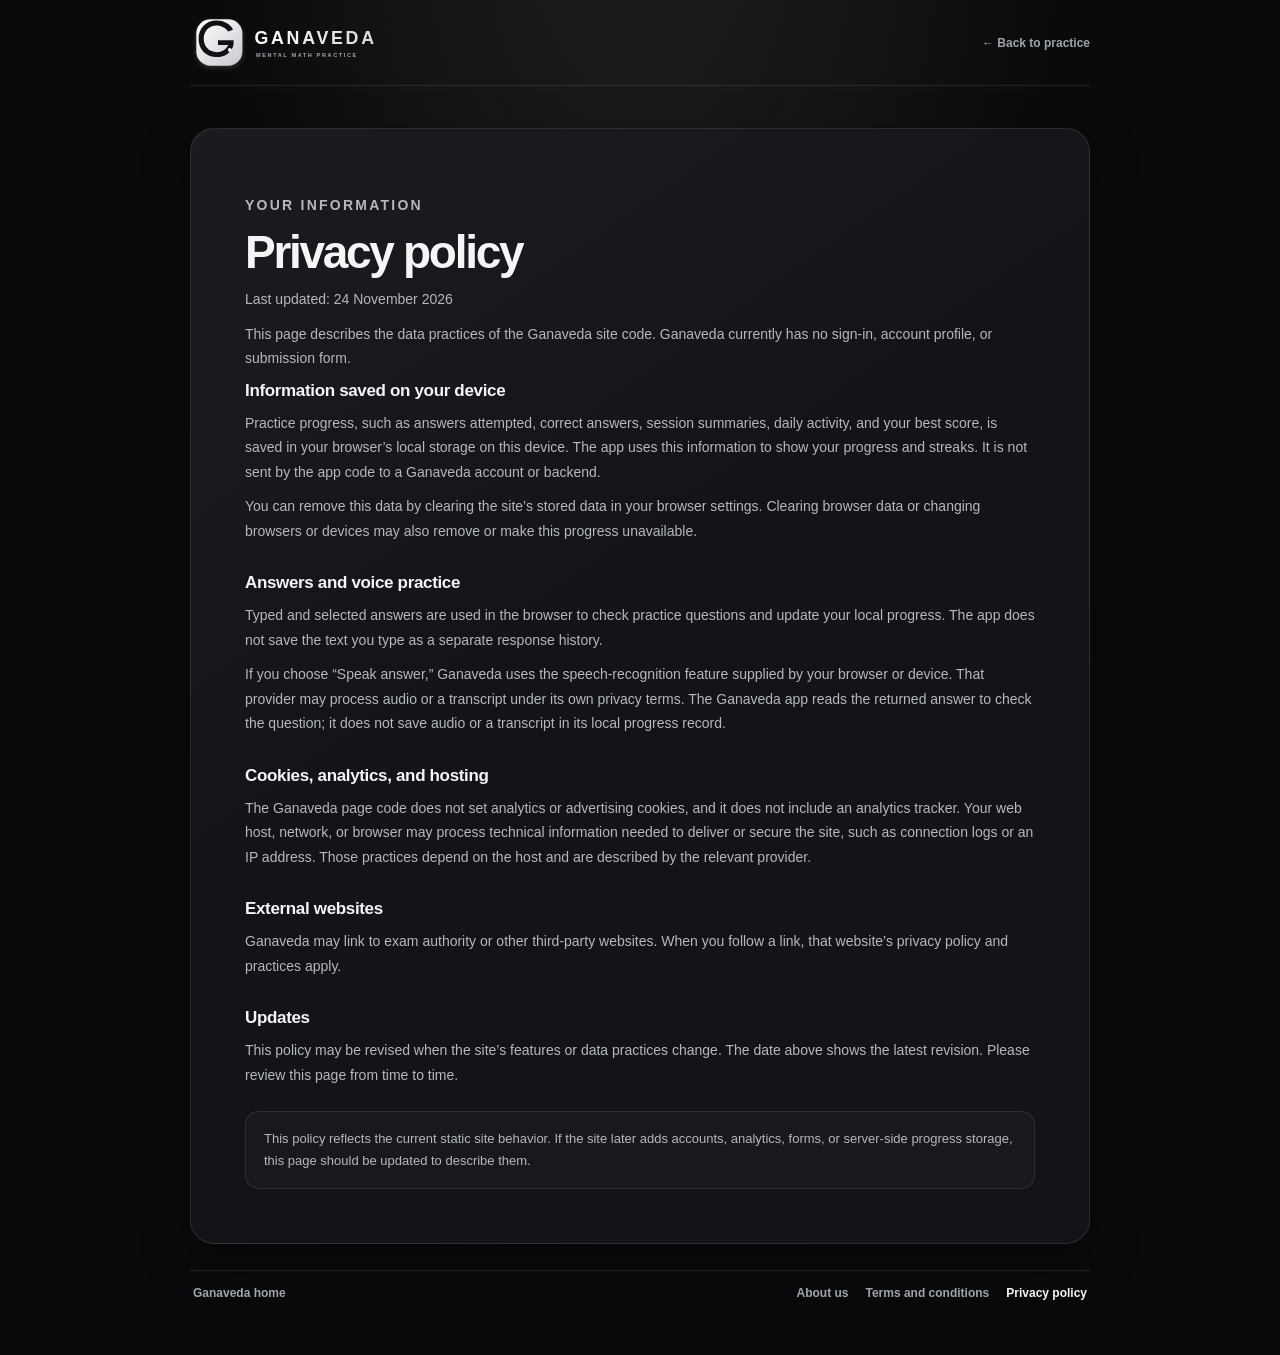
<file: privacy.html>
<!DOCTYPE html>
<html lang="en">
<head>
  <meta charset="UTF-8">
  <meta name="viewport" content="width=device-width, initial-scale=1">
  <meta name="theme-color" content="#090a0c">
  <meta name="description" content="Learn what Ganaveda stores in your browser and how voice practice and external links work.">
  <title>Privacy policy — Ganaveda</title>
  <link rel="icon" href="ganaveda-logo.svg" type="image/svg+xml">
  <link rel="stylesheet" href="site-info.css">
</head>
<body>
  <div class="info-shell">
    <header class="info-header">
      <a class="info-brand" href="gana.html#top" aria-label="Ganaveda home"><img src="ganaveda-logo.svg" alt="Ganaveda — Mental Math Practice"></a>
      <a class="back-link" href="gana.html#top">← Back to practice</a>
    </header>
    <main>
      <article class="info-card">
        <p class="info-eyebrow">Your information</p>
        <h1>Privacy policy</h1>
        <p class="info-updated">Last updated: 24 November 2026</p>
        <p>This page describes the data practices of the Ganaveda site code. Ganaveda currently has no sign-in, account profile, or submission form.</p>
        <h2>Information saved on your device</h2>
        <p>Practice progress, such as answers attempted, correct answers, session summaries, daily activity, and your best score, is saved in your browser’s local storage on this device. The app uses this information to show your progress and streaks. It is not sent by the app code to a Ganaveda account or backend.</p>
        <p>You can remove this data by clearing the site’s stored data in your browser settings. Clearing browser data or changing browsers or devices may also remove or make this progress unavailable.</p>
        <h2>Answers and voice practice</h2>
        <p>Typed and selected answers are used in the browser to check practice questions and update your local progress. The app does not save the text you type as a separate response history.</p>
        <p>If you choose “Speak answer,” Ganaveda uses the speech-recognition feature supplied by your browser or device. That provider may process audio or a transcript under its own privacy terms. The Ganaveda app reads the returned answer to check the question; it does not save audio or a transcript in its local progress record.</p>
        <h2>Cookies, analytics, and hosting</h2>
        <p>The Ganaveda page code does not set analytics or advertising cookies, and it does not include an analytics tracker. Your web host, network, or browser may process technical information needed to deliver or secure the site, such as connection logs or an IP address. Those practices depend on the host and are described by the relevant provider.</p>
        <h2>External websites</h2>
        <p>Ganaveda may link to exam authority or other third-party websites. When you follow a link, that website’s privacy policy and practices apply.</p>
        <h2>Updates</h2>
        <p>This policy may be revised when the site’s features or data practices change. The date above shows the latest revision. Please review this page from time to time.</p>
        <div class="info-callout">This policy reflects the current static site behavior. If the site later adds accounts, analytics, forms, or server-side progress storage, this page should be updated to describe them.</div>
      </article>
    </main>
    <footer class="info-footer">
      <a href="gana.html#top">Ganaveda home</a>
      <nav aria-label="About and policies">
        <a href="about.html">About us</a>
        <a href="terms.html">Terms and conditions</a>
        <a class="current-page" href="privacy.html" aria-current="page">Privacy policy</a>
      </nav>
    </footer>
  </div>
</body>
</html>
</file>
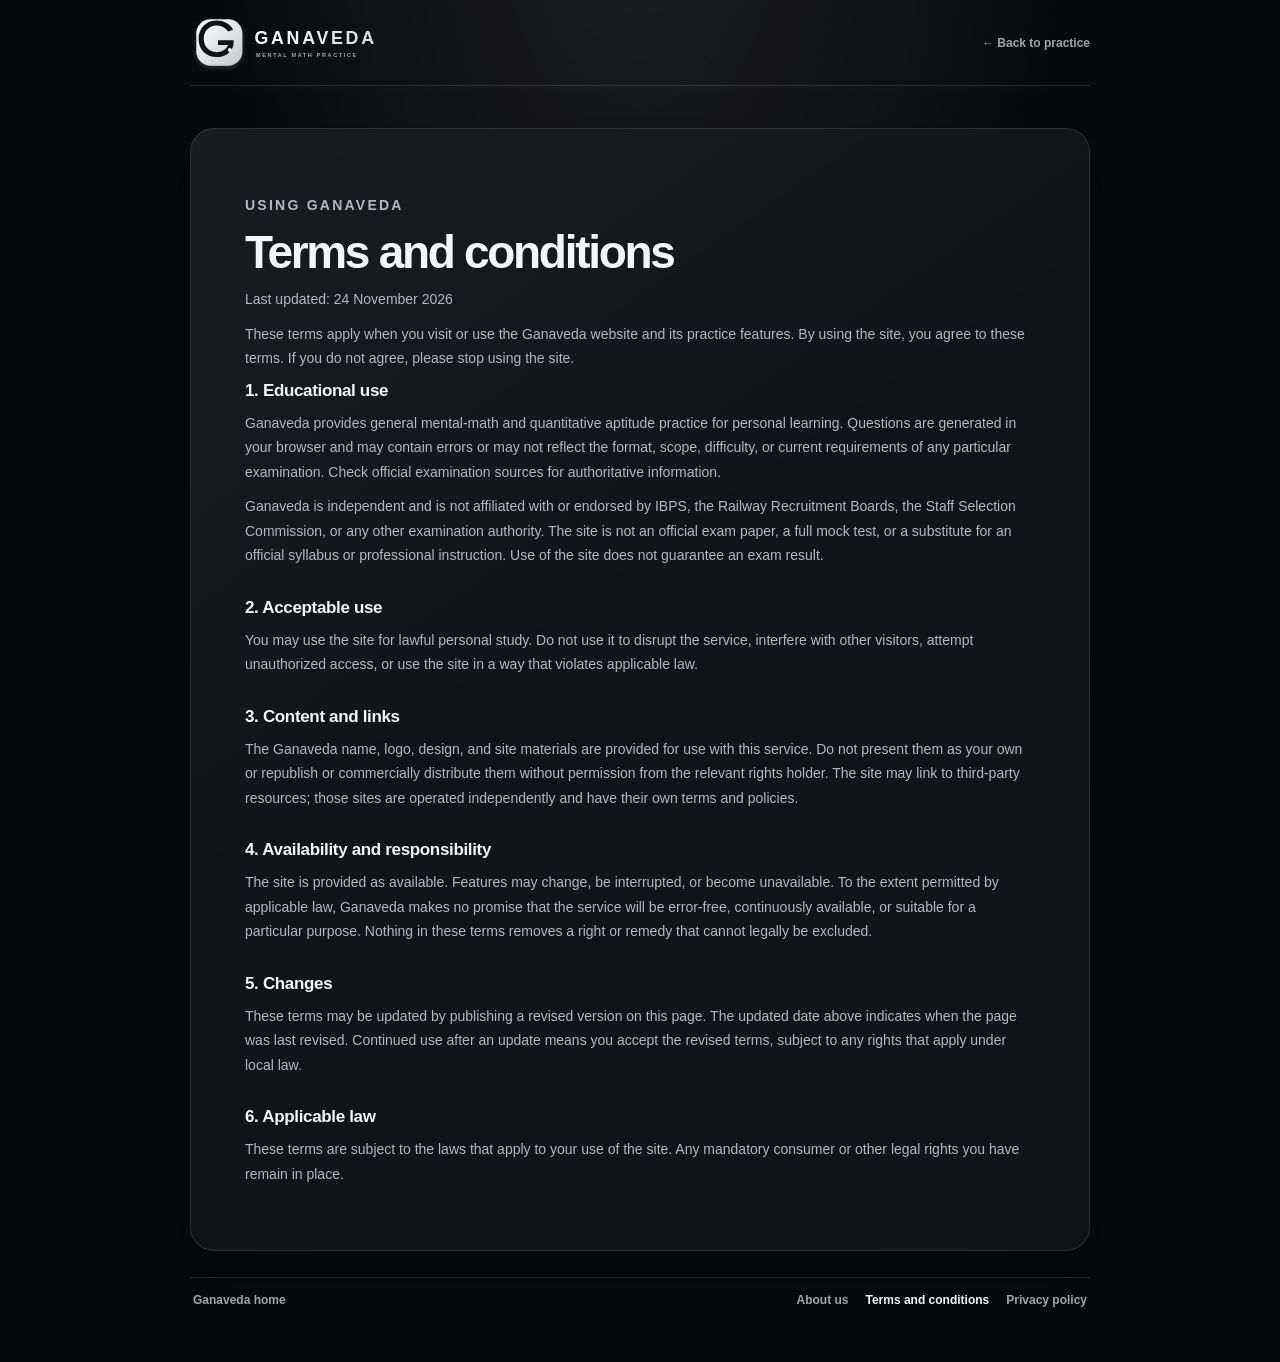
<file: terms.html>
<!DOCTYPE html>
<html lang="en">
<head>
  <meta charset="UTF-8">
  <meta name="viewport" content="width=device-width, initial-scale=1">
  <meta name="theme-color" content="#090a0c">
  <meta name="description" content="Terms and conditions for using Ganaveda mental math and exam practice tools.">
  <title>Terms and conditions — Ganaveda</title>
  <link rel="icon" href="ganaveda-logo.svg" type="image/svg+xml">
  <link rel="stylesheet" href="site-info.css">
</head>
<body>
  <div class="info-shell">
    <header class="info-header">
      <a class="info-brand" href="gana.html#top" aria-label="Ganaveda home"><img src="ganaveda-logo.svg" alt="Ganaveda — Mental Math Practice"></a>
      <a class="back-link" href="gana.html#top">← Back to practice</a>
    </header>
    <main>
      <article class="info-card">
        <p class="info-eyebrow">Using Ganaveda</p>
        <h1>Terms and conditions</h1>
        <p class="info-updated">Last updated: 24 November 2026</p>
        <p>These terms apply when you visit or use the Ganaveda website and its practice features. By using the site, you agree to these terms. If you do not agree, please stop using the site.</p>
        <h2>1. Educational use</h2>
        <p>Ganaveda provides general mental-math and quantitative aptitude practice for personal learning. Questions are generated in your browser and may contain errors or may not reflect the format, scope, difficulty, or current requirements of any particular examination. Check official examination sources for authoritative information.</p>
        <p>Ganaveda is independent and is not affiliated with or endorsed by IBPS, the Railway Recruitment Boards, the Staff Selection Commission, or any other examination authority. The site is not an official exam paper, a full mock test, or a substitute for an official syllabus or professional instruction. Use of the site does not guarantee an exam result.</p>
        <h2>2. Acceptable use</h2>
        <p>You may use the site for lawful personal study. Do not use it to disrupt the service, interfere with other visitors, attempt unauthorized access, or use the site in a way that violates applicable law.</p>
        <h2>3. Content and links</h2>
        <p>The Ganaveda name, logo, design, and site materials are provided for use with this service. Do not present them as your own or republish or commercially distribute them without permission from the relevant rights holder. The site may link to third-party resources; those sites are operated independently and have their own terms and policies.</p>
        <h2>4. Availability and responsibility</h2>
        <p>The site is provided as available. Features may change, be interrupted, or become unavailable. To the extent permitted by applicable law, Ganaveda makes no promise that the service will be error-free, continuously available, or suitable for a particular purpose. Nothing in these terms removes a right or remedy that cannot legally be excluded.</p>
        <h2>5. Changes</h2>
        <p>These terms may be updated by publishing a revised version on this page. The updated date above indicates when the page was last revised. Continued use after an update means you accept the revised terms, subject to any rights that apply under local law.</p>
        <h2>6. Applicable law</h2>
        <p>These terms are subject to the laws that apply to your use of the site. Any mandatory consumer or other legal rights you have remain in place.</p>
      </article>
    </main>
    <footer class="info-footer">
      <a href="gana.html#top">Ganaveda home</a>
      <nav aria-label="About and policies">
        <a href="about.html">About us</a>
        <a class="current-page" href="terms.html" aria-current="page">Terms and conditions</a>
        <a href="privacy.html">Privacy policy</a>
      </nav>
    </footer>
  </div>
</body>
</html>
</file>
<file: site-info.css>
:root {
  color-scheme: dark;
  --info-bg: #090a0c;
  --info-card: #121418;
  --info-ink: #f4f5f7;
  --info-muted: #a0a4ad;
  --info-line: rgba(255, 255, 255, .1);
  --info-accent: #e7e8eb;
}

* { box-sizing: border-box; }
html { min-height: 100%; background: var(--info-bg); }
body {
  min-height: 100vh;
  margin: 0;
  color: var(--info-ink);
  background: radial-gradient(ellipse at 50% -18%, rgba(255,255,255,.09), transparent 48%), var(--info-bg);
  font-family: Inter, ui-sans-serif, -apple-system, BlinkMacSystemFont, "Segoe UI", sans-serif;
  -webkit-font-smoothing: antialiased;
}
a { color: inherit; text-decoration: none; }
a:focus-visible { outline: 3px solid rgba(255,255,255,.55); outline-offset: 4px; }
.info-shell { width: min(100% - 40px, 900px); margin: 0 auto; padding: 0 0 40px; }
.info-header { min-height: 86px; display: flex; align-items: center; justify-content: space-between; gap: 20px; border-bottom: 1px solid var(--info-line); }
.info-brand { display: block; width: min(220px, 48vw); }
.info-brand img { display: block; width: 100%; height: auto; }
.back-link, .info-footer a { color: var(--info-muted); font-size: 12px; font-weight: 650; transition: color .2s ease; }
.back-link:hover, .info-footer a:hover { color: var(--info-ink); }
.info-card { margin: 42px 0 26px; padding: clamp(25px, 6vw, 54px); border: 1px solid var(--info-line); border-radius: 24px; background: linear-gradient(145deg, rgba(255,255,255,.035), transparent 45%), var(--info-card); box-shadow: 0 18px 48px rgba(0,0,0,.36); }
.info-eyebrow { margin: 0 0 12px; color: var(--info-muted); font-size: 10px; font-weight: 800; letter-spacing: .16em; text-transform: uppercase; }
.info-card h1 { margin: 0; font-size: clamp(32px, 6vw, 46px); line-height: 1.08; letter-spacing: -.05em; }
.info-updated { margin: 13px 0 32px; color: #858a94; font-size: 12px; }
.info-card h2 { margin: 30px 0 9px; font-size: 17px; letter-spacing: -.02em; }
.info-card h2:first-of-type { margin-top: 0; }
.info-card p, .info-card li { color: #b5b8bf; font-size: 14px; line-height: 1.75; }
.info-card p { margin: 10px 0; }
.info-card ul { display: grid; gap: 8px; margin: 12px 0; padding-left: 20px; }
.info-card li::marker { color: #878c95; }
.info-card strong { color: #e2e3e6; }
.info-card a.inline-link { color: #e2e3e6; text-decoration: underline; text-decoration-color: #777b84; text-underline-offset: 3px; }
.info-callout { margin-top: 24px; padding: 16px 18px; border: 1px solid var(--info-line); border-radius: 14px; color: #b5b8bf; background: rgba(255,255,255,.025); font-size: 13px; line-height: 1.7; }
.info-footer { display: flex; flex-wrap: wrap; align-items: center; justify-content: space-between; gap: 15px; padding: 15px 3px; border-top: 1px solid var(--info-line); }
.info-footer nav { display: flex; flex-wrap: wrap; gap: 17px; }
.info-footer .current-page { color: var(--info-ink); }
@media (max-width: 540px) {
  .info-shell { width: min(100% - 28px, 900px); }
  .info-header { min-height: 72px; }
  .info-brand { width: min(175px, 46vw); }
  .back-link { font-size: 11px; }
  .info-card { margin-top: 24px; border-radius: 18px; }
  .info-card p, .info-card li { font-size: 13px; }
  .info-footer { align-items: flex-start; flex-direction: column; }
}
</file>
